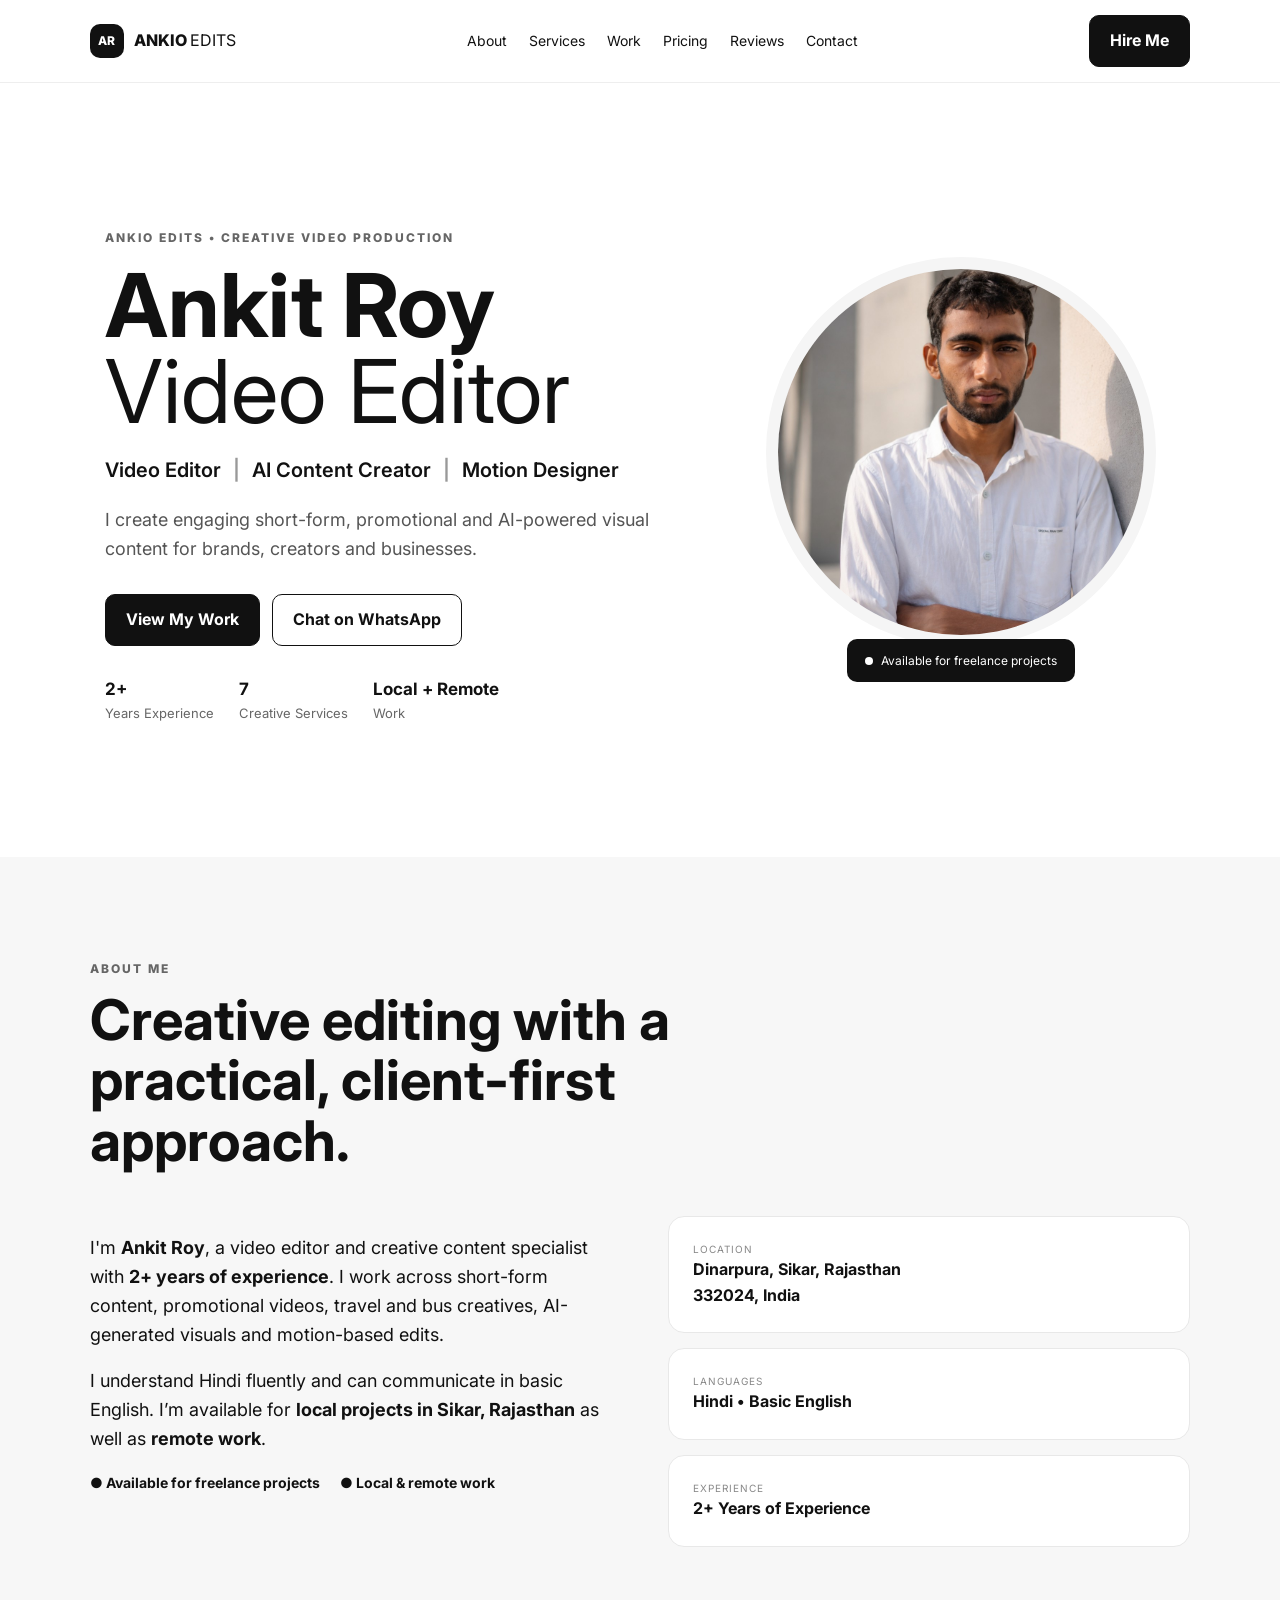
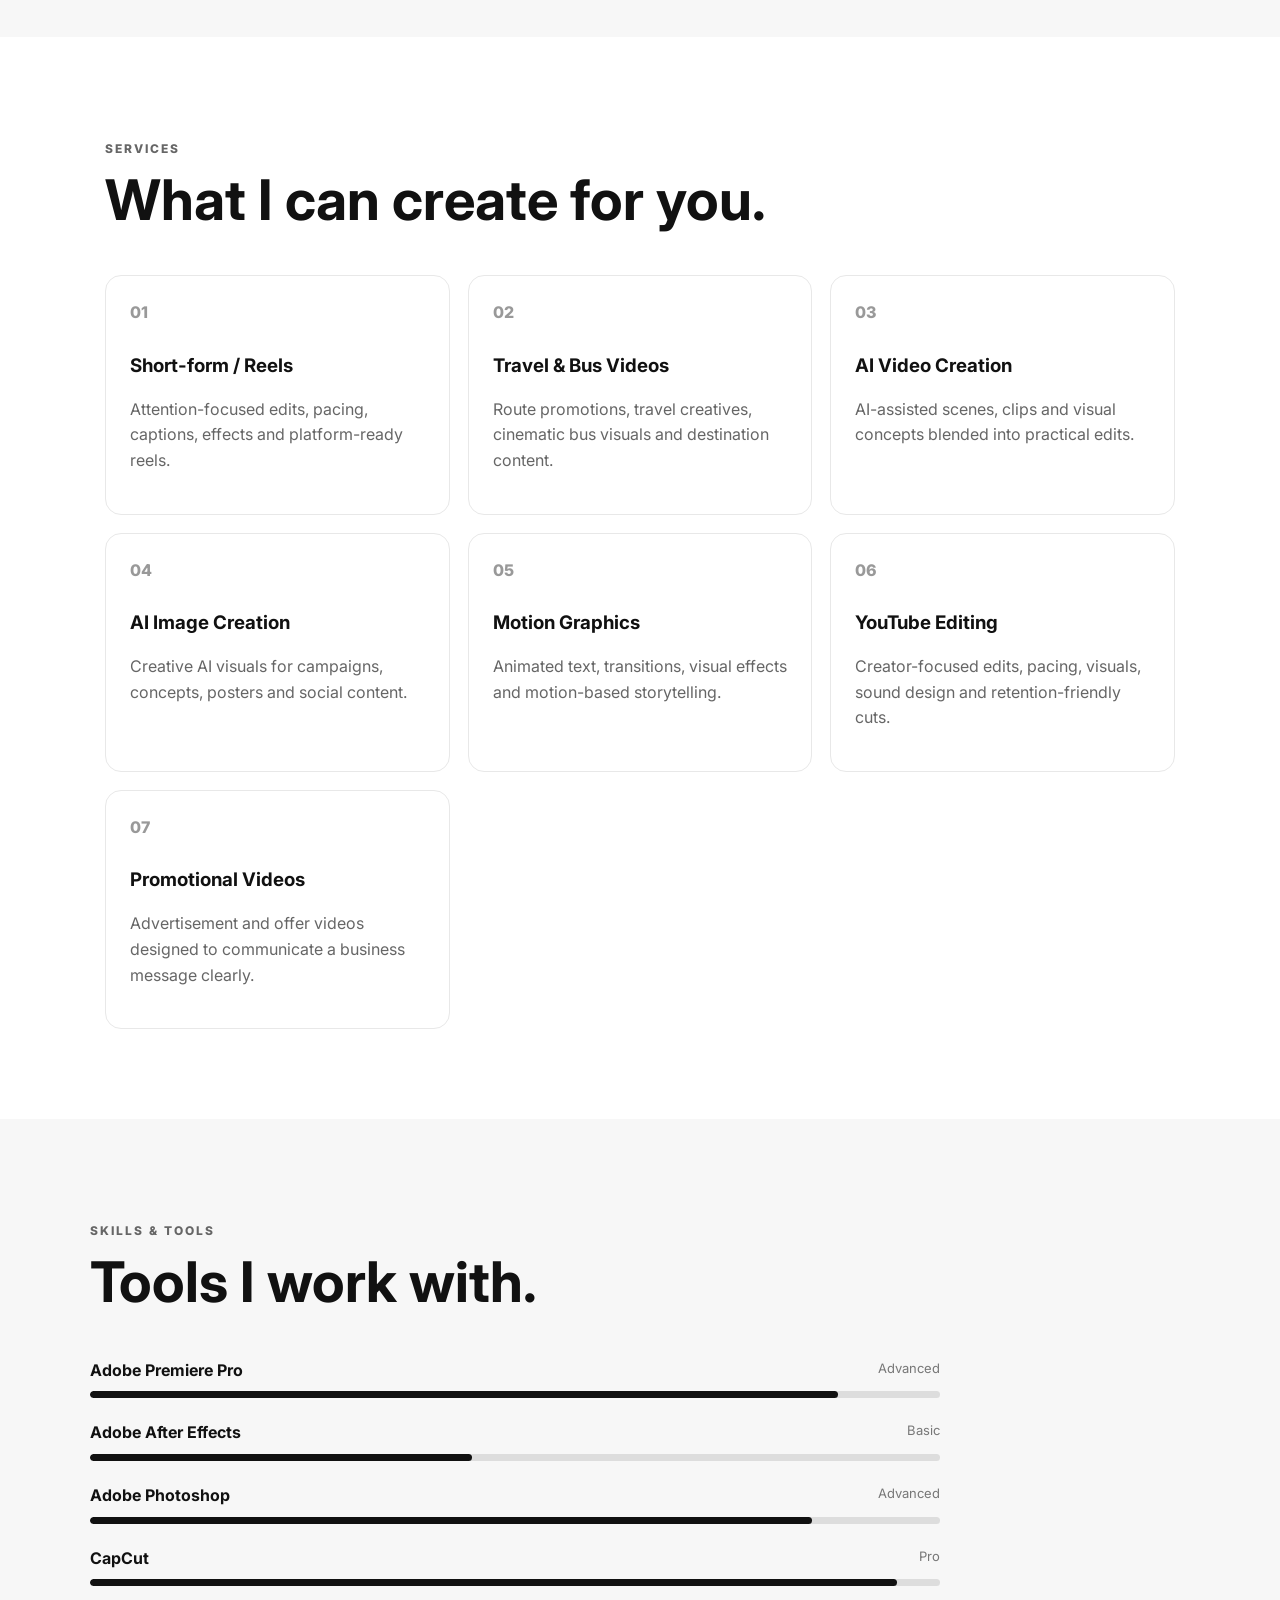
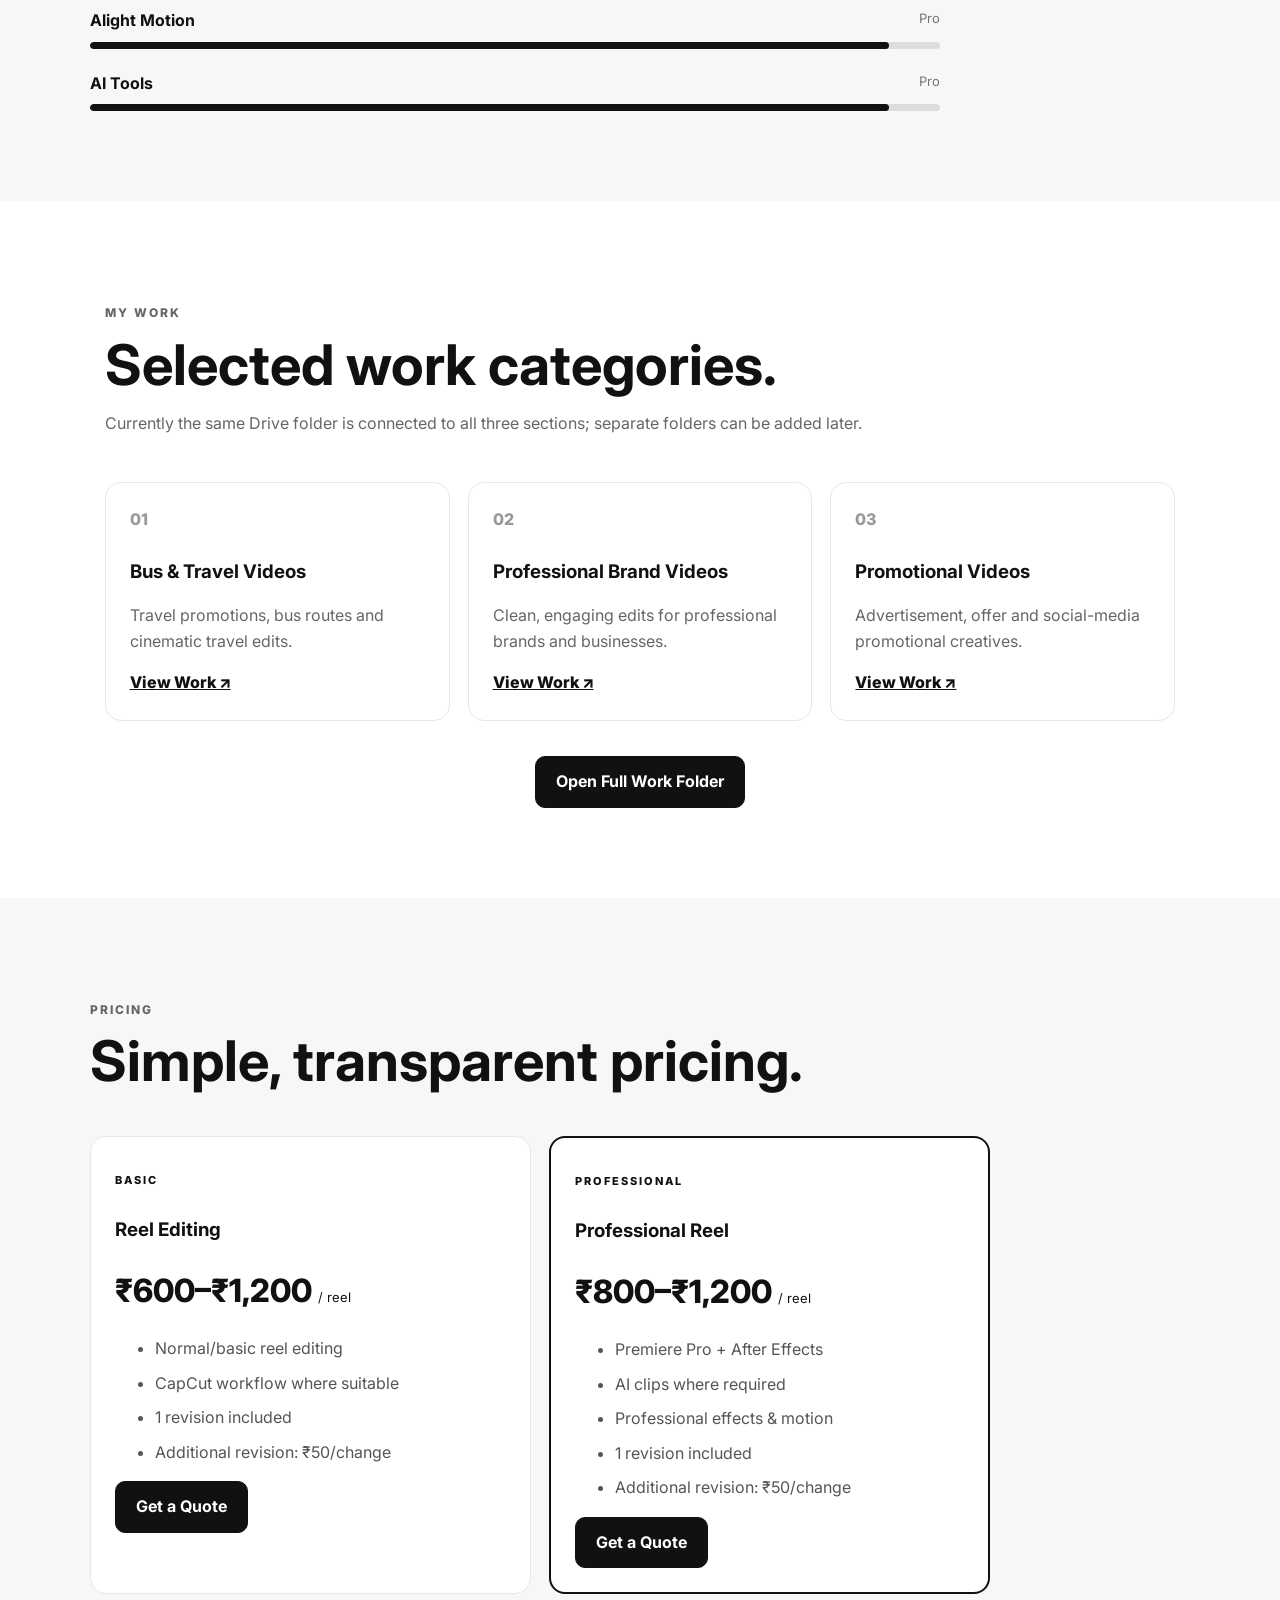
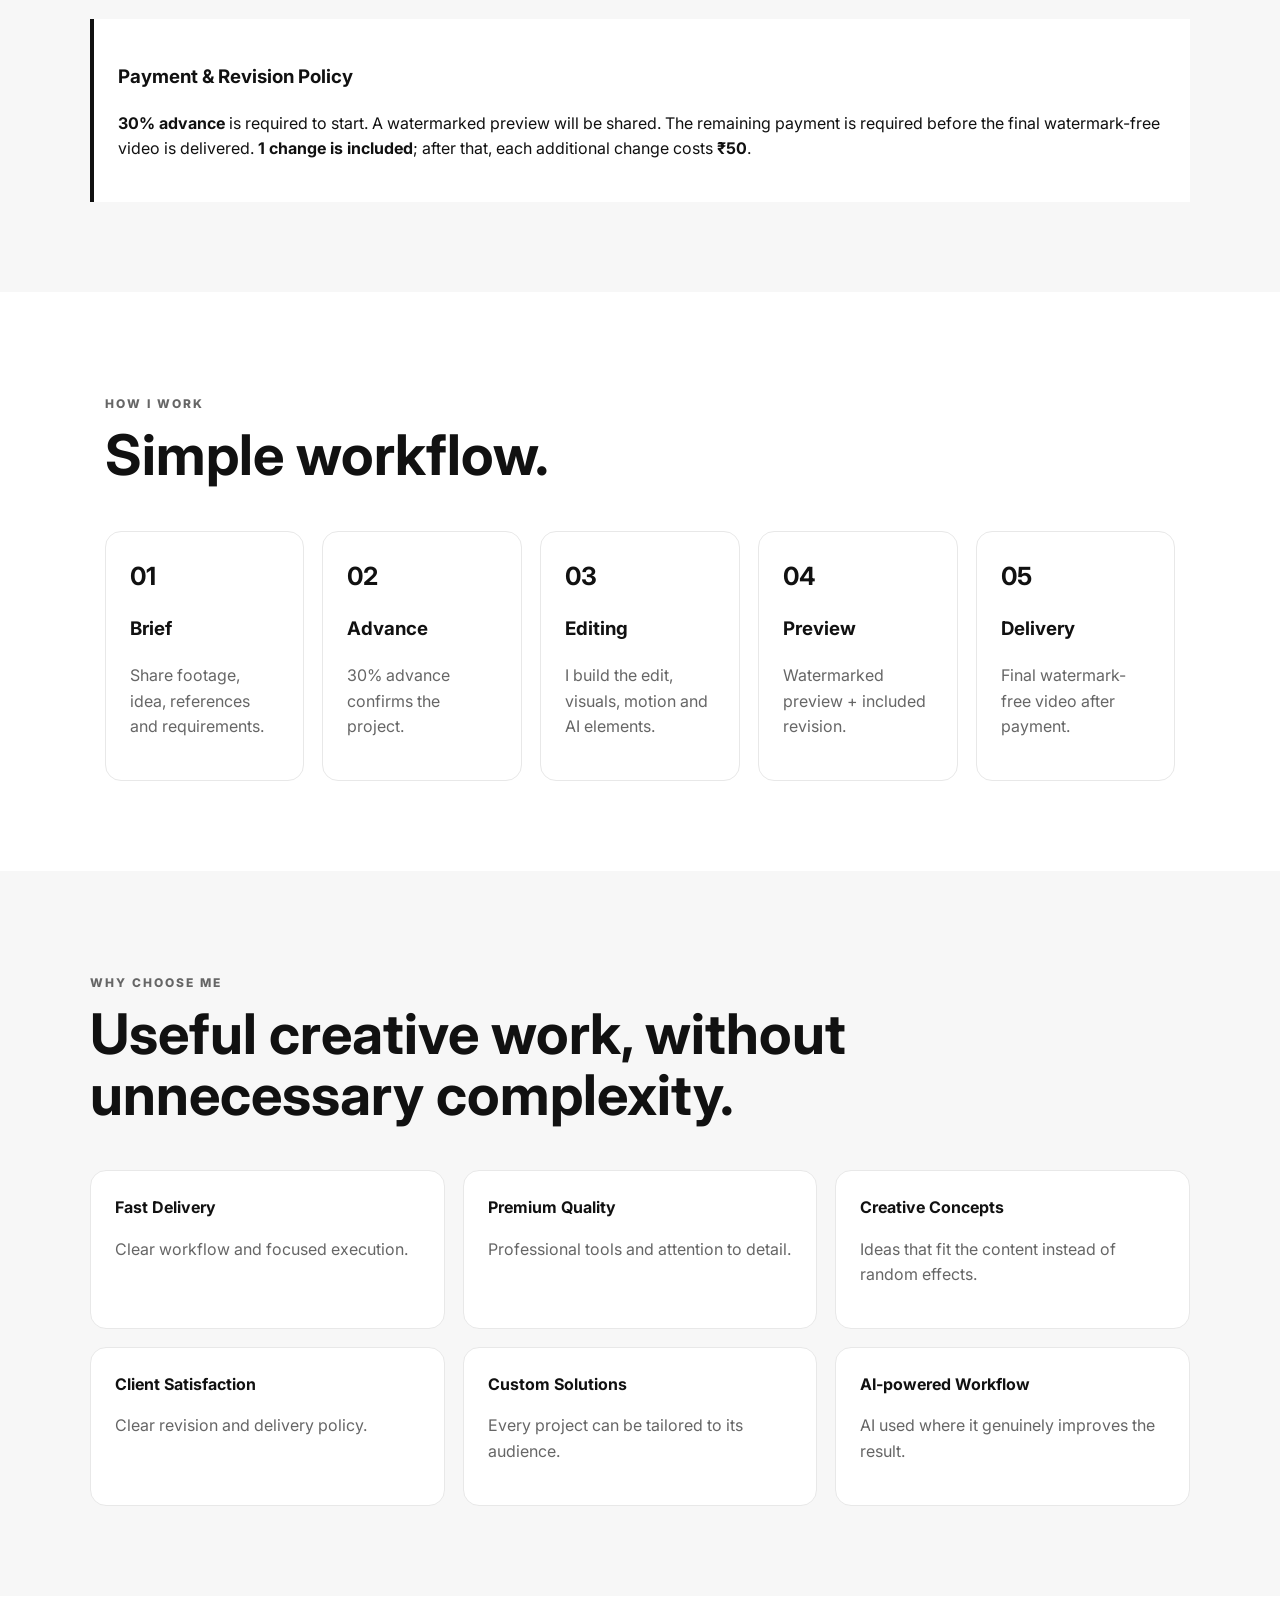
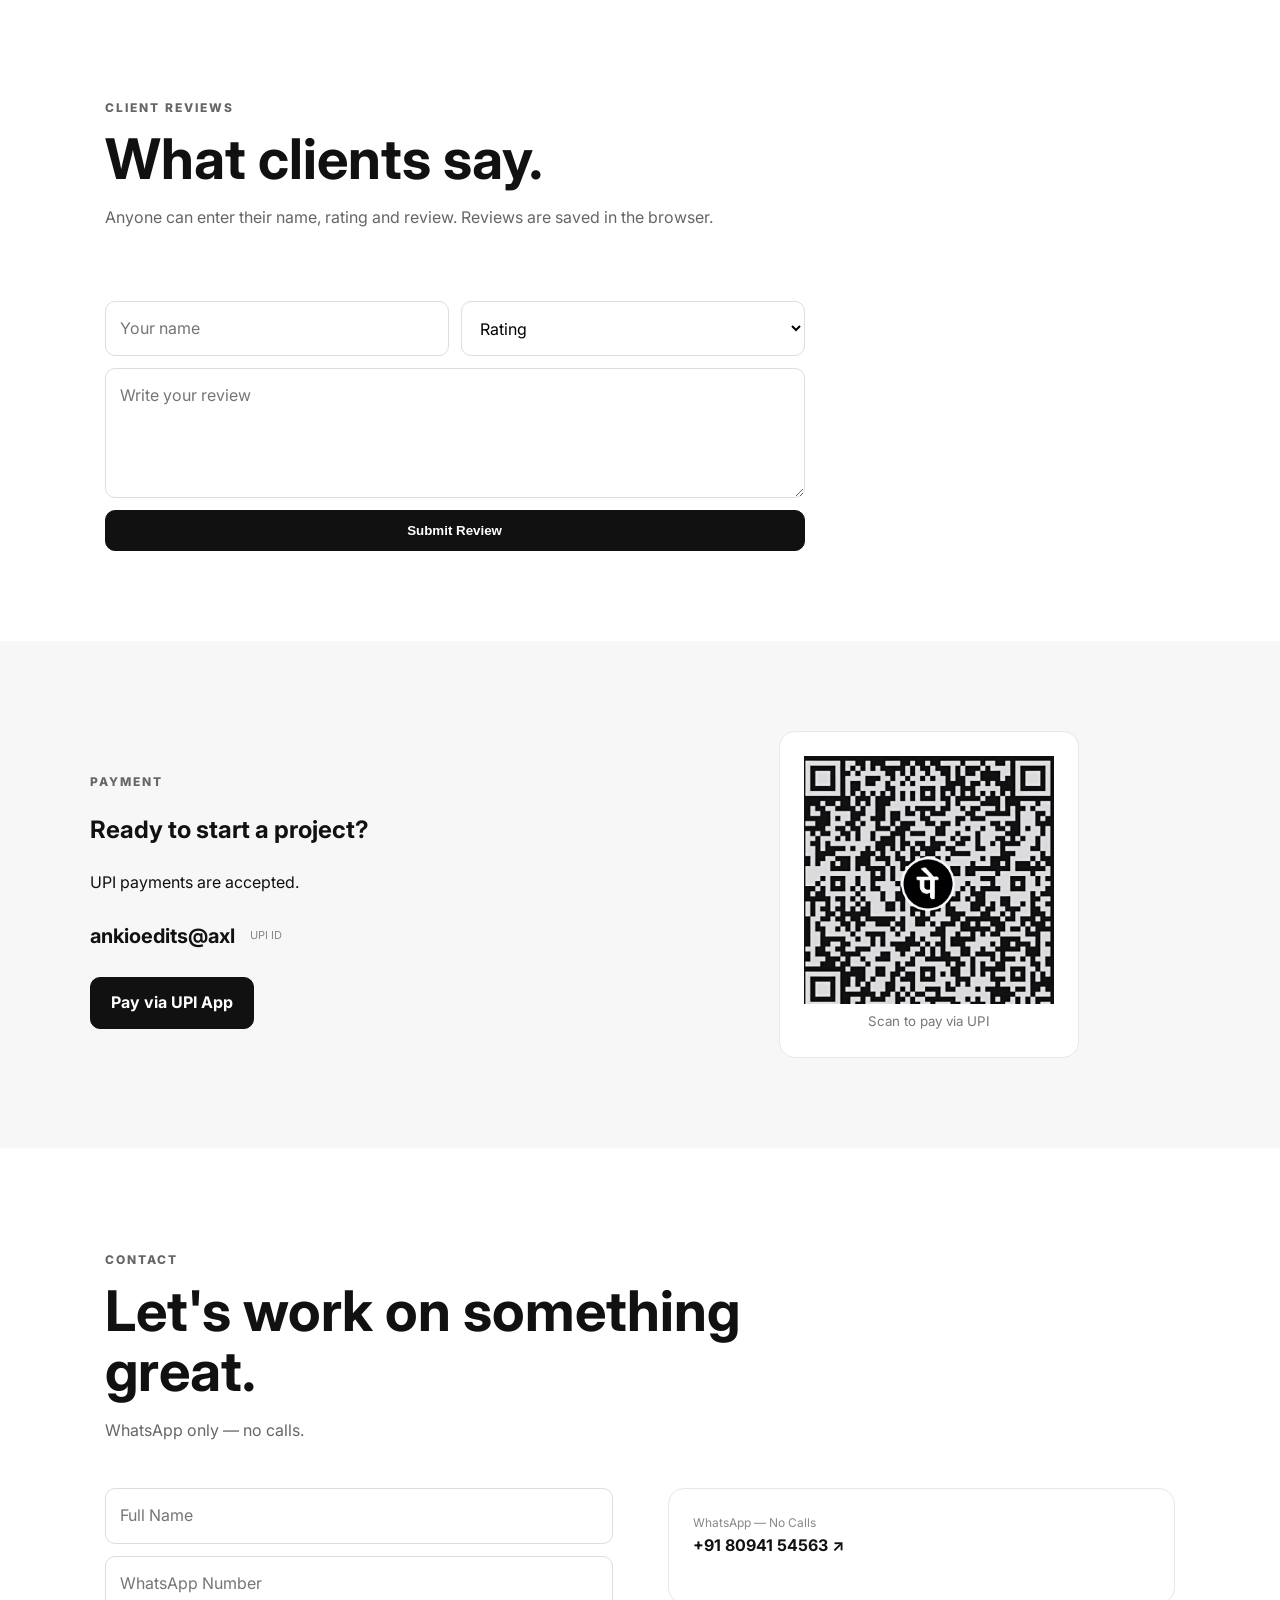
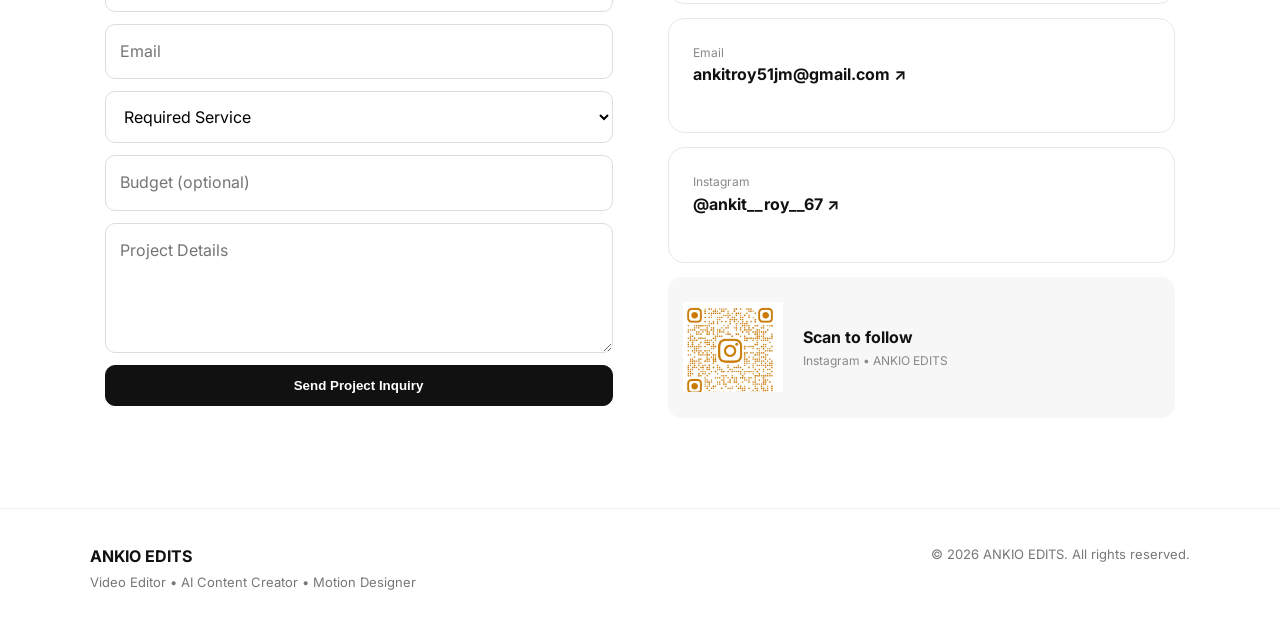
<file: index.html>
<!DOCTYPE html>
<html lang="en">
<head>
<meta charset="UTF-8">
<meta name="viewport" content="width=device-width,initial-scale=1.0">
<meta name="description" content="ANKIO EDITS — Ankit Roy | Video Editor, AI Content Creator & Motion Designer">
<title>ANKIO EDITS — Ankit Roy</title>
<link rel="preconnect" href="https://fonts.googleapis.com">
<link href="https://fonts.googleapis.com/css2?family=Inter:wght@400;500;600;700;800&display=swap" rel="stylesheet">
<style>
*{box-sizing:border-box}html{scroll-behavior:smooth}body{margin:0;font-family:Inter,Arial,sans-serif;color:#111;background:#fff;line-height:1.6}
a{text-decoration:none;color:inherit}.nav{position:sticky;top:0;z-index:20;display:flex;align-items:center;justify-content:space-between;padding:15px 7%;background:rgba(255,255,255,.94);backdrop-filter:blur(12px);border-bottom:1px solid #eee}.brand{display:flex;gap:10px;align-items:center;font-weight:800}.brand b{font-weight:400}.brand-mark{display:grid;place-items:center;width:34px;height:34px;border-radius:10px;background:#111;color:#fff;font-size:12px}.nav nav{display:flex;gap:22px;font-size:14px}.btn{display:inline-block;padding:12px 20px;border-radius:10px;font-weight:700;border:1px solid #111}.btn-dark{background:#111;color:#fff}.btn-light{background:#fff}.section{padding:90px 7%;max-width:1250px;margin:auto}.soft{background:#f7f7f7;max-width:none}.hero{min-height:86vh;display:grid;grid-template-columns:1.15fr .85fr;gap:60px;align-items:center}.eyebrow{font-size:12px;letter-spacing:2px;font-weight:800;color:#666}.hero h1{font-size:clamp(48px,7vw,88px);line-height:.98;margin:15px 0}.hero h1 span{font-weight:400}.headline{font-size:20px;font-weight:600}.headline i{font-style:normal;color:#999;margin:0 7px}.lead{font-size:18px;color:#555;max-width:650px}.actions{display:flex;gap:12px;flex-wrap:wrap;margin:30px 0}.mini-stats{display:flex;gap:25px;flex-wrap:wrap;color:#666;font-size:13px}.mini-stats strong{display:block;color:#111;font-size:17px}.hero-photo{text-align:center}.photo-ring{width:min(390px,80vw);height:min(390px,80vw);margin:auto;border-radius:50%;background:#eee;overflow:hidden;border:12px solid #f5f5f5}.photo-ring img{width:100%;height:100%;object-fit:cover}.floating-card{display:inline-block;margin-top:-20px;position:relative;background:#111;color:#fff;padding:12px 18px;border-radius:10px;font-size:12px}.dot{display:inline-block;width:8px;height:8px;border-radius:50%;background:#fff;margin-right:8px}.section-head{max-width:760px;margin-bottom:45px}.section-head h2{font-size:clamp(32px,5vw,56px);line-height:1.08;margin:10px 0}.section-head p:not(.eyebrow){color:#666}.about-grid,.payment-grid,.contact-grid{display:grid;grid-template-columns:1fr 1fr;gap:55px}.about-copy{font-size:18px}.availability{display:flex;gap:20px;flex-wrap:wrap;font-size:14px;font-weight:700}.facts{display:grid;gap:15px}.facts>div,.card,.work-card,.price-card,.why-card,.step,.review,.contact-item,.qr-card{background:#fff;border:1px solid #e8e8e8;border-radius:16px;padding:24px}.facts small{display:block;color:#888;letter-spacing:1px;font-size:10px}.cards,.work-grid,.why,.process,.pricing-grid{display:grid;grid-template-columns:repeat(3,1fr);gap:18px}.card span,.work-number{font-weight:800;color:#999}.card h3,.work-card h3,.price-card h3{margin:25px 0 8px}.card p,.work-card p,.why-card p,.step p{color:#666}.skills{max-width:850px;display:grid;gap:22px}.skill>div:first-child{display:flex;justify-content:space-between}.skill span{color:#777;font-size:13px}.bar{height:7px;background:#ddd;border-radius:99px;margin-top:8px;overflow:hidden}.bar i{display:block;height:100%;background:#111;border-radius:99px}.text-link{font-weight:800;text-decoration:underline}.center{text-align:center;margin-top:35px}.pricing-grid{grid-template-columns:repeat(2,1fr);max-width:900px}.price-card.featured{border:2px solid #111}.tag{font-size:11px;letter-spacing:2px;font-weight:800}.price{font-size:32px;font-weight:800;margin:20px 0}.price small{font-size:13px;font-weight:400}.price-card li{margin:9px 0;color:#555}.policy{margin-top:25px;padding:24px;border-left:4px solid #111;background:#fff}.process{grid-template-columns:repeat(5,1fr)}.step b{font-size:25px}.why{grid-template-columns:repeat(3,1fr)}.review-list{display:grid;grid-template-columns:repeat(3,1fr);gap:18px;margin-bottom:25px}.stars{letter-spacing:3px}.review-form,.contact-form{display:grid;gap:12px;max-width:700px}.review-form{grid-template-columns:1fr 1fr}.review-form textarea,.review-form button{grid-column:1/-1}input,select,textarea{width:100%;padding:14px;border:1px solid #ddd;border-radius:10px;font:inherit;background:#fff}textarea{min-height:130px;resize:vertical}.payment-grid{align-items:center}.upi{display:flex;gap:15px;align-items:center;margin:25px 0}.upi b{font-size:20px}.upi span{font-size:11px;color:#888}.qr-card{text-align:center;max-width:330px;margin:auto}.qr-card img,.qr-mini img{width:100%;max-width:250px}.qr-card small{display:block;color:#777}.contact-side{display:grid;gap:14px}.contact-item span,.qr-mini span{display:block;color:#888;font-size:12px}.contact-item b{font-size:16px}.qr-mini{display:flex;align-items:center;gap:20px;background:#f7f7f7;padding:15px;border-radius:14px}.qr-mini img{width:100px}.contact-form small{color:#555}footer{padding:35px 7%;border-top:1px solid #eee;display:flex;justify-content:space-between;gap:20px;flex-wrap:wrap}footer span{color:#777;font-size:13px}
@media(max-width:850px){.nav nav{display:none}.hero,.about-grid,.payment-grid,.contact-grid{grid-template-columns:1fr}.hero{padding-top:60px}.cards,.work-grid,.why,.review-list{grid-template-columns:1fr 1fr}.process{grid-template-columns:1fr 1fr}.pricing-grid{grid-template-columns:1fr}}
@media(max-width:550px){.section{padding:65px 5%}.cards,.work-grid,.why,.review-list,.process,.pricing-grid{grid-template-columns:1fr}.nav{padding:12px 5%}.nav-btn{display:none}.hero h1{font-size:54px}.review-form{grid-template-columns:1fr}.review-form textarea,.review-form button{grid-column:auto}}
</style>
</head>
<body>
<audio id="bgMusic" loop preload="auto"><source src="./background.mp3" type="audio/mpeg"></audio>

<header class="nav">
<a class="brand" href="#home"><span class="brand-mark">AR</span><span>ANKIO <b>EDITS</b></span></a>
<nav><a href="#about">About</a><a href="#services">Services</a><a href="#work">Work</a><a href="#pricing">Pricing</a><a href="#reviews">Reviews</a><a href="#contact">Contact</a></nav>
<a class="btn btn-dark nav-btn" href="https://wa.me/918094154563" target="_blank">Hire Me</a>
</header>

<section id="home" class="hero section">
<div>
<p class="eyebrow">ANKIO EDITS • CREATIVE VIDEO PRODUCTION</p>
<h1>Ankit Roy<br><span>Video Editor</span></h1>
<p class="headline">Video Editor <i>|</i> AI Content Creator <i>|</i> Motion Designer</p>
<p class="lead">I create engaging short-form, promotional and AI-powered visual content for brands, creators and businesses.</p>
<div class="actions"><a class="btn btn-dark" href="#work">View My Work</a><a class="btn btn-light" href="https://wa.me/918094154563?text=Hi%20Ankit%2C%20I%20want%20to%20hire%20you." target="_blank">Chat on WhatsApp</a></div>
<div class="mini-stats"><span><strong>2+</strong> Years Experience</span><span><strong>7</strong> Creative Services</span><span><strong>Local + Remote</strong> Work</span></div>
</div>
<div class="hero-photo"><div class="photo-ring"><img src="profile.png" alt="ANKIO EDITS"></div><div class="floating-card"><span class="dot"></span>Available for freelance projects</div></div>
</section>

<section id="about" class="section soft"><div class="section-head"><p class="eyebrow">ABOUT ME</p><h2>Creative editing with a practical, client-first approach.</h2></div><div class="about-grid"><div class="about-copy"><p>I'm <b>Ankit Roy</b>, a video editor and creative content specialist with <b>2+ years of experience</b>. I work across short-form content, promotional videos, travel and bus creatives, AI-generated visuals and motion-based edits.</p><p>I understand Hindi fluently and can communicate in basic English. I’m available for <b>local projects in Sikar, Rajasthan</b> as well as <b>remote work</b>.</p><div class="availability"><span>● Available for freelance projects</span><span>● Local & remote work</span></div></div><div class="facts"><div><small>LOCATION</small><b>Dinarpura, Sikar, Rajasthan<br>332024, India</b></div><div><small>LANGUAGES</small><b>Hindi • Basic English</b></div><div><small>EXPERIENCE</small><b>2+ Years of Experience</b></div></div></div></section>

<section id="services" class="section"><div class="section-head"><p class="eyebrow">SERVICES</p><h2>What I can create for you.</h2></div><div class="cards">
<div class="card"><span>01</span><h3>Short-form / Reels</h3><p>Attention-focused edits, pacing, captions, effects and platform-ready reels.</p></div>
<div class="card"><span>02</span><h3>Travel & Bus Videos</h3><p>Route promotions, travel creatives, cinematic bus visuals and destination content.</p></div>
<div class="card"><span>03</span><h3>AI Video Creation</h3><p>AI-assisted scenes, clips and visual concepts blended into practical edits.</p></div>
<div class="card"><span>04</span><h3>AI Image Creation</h3><p>Creative AI visuals for campaigns, concepts, posters and social content.</p></div>
<div class="card"><span>05</span><h3>Motion Graphics</h3><p>Animated text, transitions, visual effects and motion-based storytelling.</p></div>
<div class="card"><span>06</span><h3>YouTube Editing</h3><p>Creator-focused edits, pacing, visuals, sound design and retention-friendly cuts.</p></div>
<div class="card"><span>07</span><h3>Promotional Videos</h3><p>Advertisement and offer videos designed to communicate a business message clearly.</p></div>
</div></section>

<section id="skills" class="section soft"><div class="section-head"><p class="eyebrow">SKILLS & TOOLS</p><h2>Tools I work with.</h2></div><div class="skills">
<div class="skill"><div><b>Adobe Premiere Pro</b><span>Advanced</span></div><div class="bar"><i style="width:88%"></i></div></div>
<div class="skill"><div><b>Adobe After Effects</b><span>Basic</span></div><div class="bar"><i style="width:45%"></i></div></div>
<div class="skill"><div><b>Adobe Photoshop</b><span>Advanced</span></div><div class="bar"><i style="width:85%"></i></div></div>
<div class="skill"><div><b>CapCut</b><span>Pro</span></div><div class="bar"><i style="width:95%"></i></div></div>
<div class="skill"><div><b>Alight Motion</b><span>Pro</span></div><div class="bar"><i style="width:94%"></i></div></div>
<div class="skill"><div><b>AI Tools</b><span>Pro</span></div><div class="bar"><i style="width:94%"></i></div></div>
</div></section>

<section id="work" class="section"><div class="section-head"><p class="eyebrow">MY WORK</p><h2>Selected work categories.</h2><p>Currently the same Drive folder is connected to all three sections; separate folders can be added later.</p></div><div class="work-grid">
<div class="work-card"><div class="work-number">01</div><h3>Bus & Travel Videos</h3><p>Travel promotions, bus routes and cinematic travel edits.</p><a class="text-link" href="https://drive.google.com/drive/folders/1QheILWWbwtCmF_2uF_xJXzWu7FkPVRV8" target="_blank">View Work ↗</a></div>
<div class="work-card"><div class="work-number">02</div><h3>Professional Brand Videos</h3><p>Clean, engaging edits for professional brands and businesses.</p><a class="text-link" href="https://drive.google.com/drive/folders/1QheILWWbwtCmF_2uF_xJXzWu7FkPVRV8" target="_blank">View Work ↗</a></div>
<div class="work-card"><div class="work-number">03</div><h3>Promotional Videos</h3><p>Advertisement, offer and social-media promotional creatives.</p><a class="text-link" href="https://drive.google.com/drive/folders/1QheILWWbwtCmF_2uF_xJXzWu7FkPVRV8" target="_blank">View Work ↗</a></div>
</div><div class="center"><a class="btn btn-dark" href="https://drive.google.com/drive/folders/1QheILWWbwtCmF_2uF_xJXzWu7FkPVRV8" target="_blank">Open Full Work Folder</a></div></section>

<section id="pricing" class="section soft"><div class="section-head"><p class="eyebrow">PRICING</p><h2>Simple, transparent pricing.</h2></div><div class="pricing-grid">
<div class="price-card"><p class="tag">BASIC</p><h3>Reel Editing</h3><div class="price">₹600–₹1,200 <small>/ reel</small></div><ul><li>Normal/basic reel editing</li><li>CapCut workflow where suitable</li><li>1 revision included</li><li>Additional revision: ₹50/change</li></ul><a class="btn btn-dark" href="#contact">Get a Quote</a></div>
<div class="price-card featured"><p class="tag">PROFESSIONAL</p><h3>Professional Reel</h3><div class="price">₹800–₹1,200 <small>/ reel</small></div><ul><li>Premiere Pro + After Effects</li><li>AI clips where required</li><li>Professional effects & motion</li><li>1 revision included</li><li>Additional revision: ₹50/change</li></ul><a class="btn btn-dark" href="#contact">Get a Quote</a></div>
</div><div class="policy"><h3>Payment & Revision Policy</h3><p><b>30% advance</b> is required to start. A watermarked preview will be shared. The remaining payment is required before the final watermark-free video is delivered. <b>1 change is included</b>; after that, each additional change costs <b>₹50</b>.</p></div></section>

<section id="process" class="section"><div class="section-head"><p class="eyebrow">HOW I WORK</p><h2>Simple workflow.</h2></div><div class="process">
<div class="step"><b>01</b><h3>Brief</h3><p>Share footage, idea, references and requirements.</p></div><div class="step"><b>02</b><h3>Advance</h3><p>30% advance confirms the project.</p></div><div class="step"><b>03</b><h3>Editing</h3><p>I build the edit, visuals, motion and AI elements.</p></div><div class="step"><b>04</b><h3>Preview</h3><p>Watermarked preview + included revision.</p></div><div class="step"><b>05</b><h3>Delivery</h3><p>Final watermark-free video after payment.</p></div>
</div></section>

<section class="section soft"><div class="section-head"><p class="eyebrow">WHY CHOOSE ME</p><h2>Useful creative work, without unnecessary complexity.</h2></div><div class="why">
<div class="why-card"><b>Fast Delivery</b><p>Clear workflow and focused execution.</p></div><div class="why-card"><b>Premium Quality</b><p>Professional tools and attention to detail.</p></div><div class="why-card"><b>Creative Concepts</b><p>Ideas that fit the content instead of random effects.</p></div><div class="why-card"><b>Client Satisfaction</b><p>Clear revision and delivery policy.</p></div><div class="why-card"><b>Custom Solutions</b><p>Every project can be tailored to its audience.</p></div><div class="why-card"><b>AI-powered Workflow</b><p>AI used where it genuinely improves the result.</p></div>
</div></section>

<section id="reviews" class="section"><div class="section-head"><p class="eyebrow">CLIENT REVIEWS</p><h2>What clients say.</h2><p>Anyone can enter their name, rating and review. Reviews are saved in the browser.</p></div><div id="reviewList" class="review-list"></div><form id="reviewForm" class="review-form"><input id="reviewName" required placeholder="Your name"><select id="reviewStars" required><option value="">Rating</option><option value="5">★★★★★ — 5</option><option value="4">★★★★☆ — 4</option><option value="3">★★★☆☆ — 3</option><option value="2">★★☆☆☆ — 2</option><option value="1">★☆☆☆☆ — 1</option></select><textarea id="reviewText" required maxlength="500" placeholder="Write your review"></textarea><button class="btn btn-dark" type="submit">Submit Review</button></form></section>

<section id="payment" class="section soft"><div class="payment-grid"><div><p class="eyebrow">PAYMENT</p><h2>Ready to start a project?</h2><p>UPI payments are accepted.</p><div class="upi"><b>ankioedits@axl</b><span>UPI ID</span></div><a class="btn btn-dark" href="upi://pay?pa=ankioedits@axl&pn=ANKIO%20EDITS">Pay via UPI App</a></div><div class="qr-card"><img src="ankio-payment-qr.png" alt="ANKIO EDITS UPI QR"><small>Scan to pay via UPI</small></div></div></section>

<section id="contact" class="section"><div class="section-head"><p class="eyebrow">CONTACT</p><h2>Let's work on something great.</h2><p>WhatsApp only — no calls.</p></div><div class="contact-grid"><form id="contactForm" class="contact-form"><input id="name" required placeholder="Full Name"><input id="whatsapp" required placeholder="WhatsApp Number"><input id="email" type="email" required placeholder="Email"><select id="service" required><option value="">Required Service</option><option>Short-form / Reels</option><option>Travel & Bus Video</option><option>AI Video Creation</option><option>AI Image Creation</option><option>Motion Graphics / Animation</option><option>YouTube Video Editing</option><option>Promotional / Advertisement Video</option></select><input id="budget" placeholder="Budget (optional)"><textarea id="details" required placeholder="Project Details"></textarea><button class="btn btn-dark" type="submit">Send Project Inquiry</button><small id="formNote"></small></form><aside class="contact-side">
<a class="contact-item" href="https://wa.me/918094154563" target="_blank"><span>WhatsApp — No Calls</span><b>+91 80941 54563 ↗</b></a>
<a class="contact-item" href="mailto:ankitroy51jm@gmail.com"><span>Email</span><b>ankitroy51jm@gmail.com ↗</b></a>
<a class="contact-item" href="https://www.instagram.com/ankit__roy__67/" target="_blank"><span>Instagram</span><b>@ankit__roy__67 ↗</b></a>
<div class="qr-mini"><img src="ankio-instagram-qr.png" alt="Instagram QR"><div><b>Scan to follow</b><span>Instagram • ANKIO EDITS</span></div></div>
</aside></div></section>

<footer><div><b>ANKIO EDITS</b><br><span>Video Editor • AI Content Creator • Motion Designer</span></div><span>© 2026 ANKIO EDITS. All rights reserved.</span></footer>

<script>
const music=document.getElementById('bgMusic');music.volume=.18;
function playMusic(){music.play().catch(()=>{});}
['click','touchstart','pointerdown'].forEach(e=>document.addEventListener(e,playMusic,{once:true,passive:e==='touchstart'}));

const key='ankioEditsReviews';
function esc(s){return s.replace(/[&<>\"']/g,m=>({'&':'&amp;','<':'&lt;','>':'&gt;','\"':'&quot;',\"'\":'&#039;'}[m]));}
function render(){let a=JSON.parse(localStorage.getItem(key)||'[]');document.getElementById('reviewList').innerHTML=a.length?a.map(r=>`<article class="review"><div class="stars">${'★'.repeat(r.stars)}${'☆'.repeat(5-r.stars)}</div><p>${esc(r.text)}</p><small>${esc(r.name)}</small></article>`).join(''):'<div class="review"><div class="stars">★★★★★</div><p>Be the first client to leave a review.</p></div>';}
document.getElementById('reviewForm').addEventListener('submit',e=>{e.preventDefault();let a=JSON.parse(localStorage.getItem(key)||'[]');a.unshift({name:reviewName.value,stars:+reviewStars.value,text:reviewText.value});localStorage.setItem(key,JSON.stringify(a.slice(0,20)));e.target.reset();render();});render();

document.getElementById('contactForm').addEventListener('submit',e=>{e.preventDefault();let msg=`Hi Ankit, I want to discuss a project.%0A%0AName: ${encodeURIComponent(name.value)}%0AWhatsApp: ${encodeURIComponent(whatsapp.value)}%0AEmail: ${encodeURIComponent(email.value)}%0AService: ${encodeURIComponent(service.value)}%0ABudget: ${encodeURIComponent(budget.value||'Not specified')}%0AProject Details: ${encodeURIComponent(details.value)}`;window.open('https://wa.me/918094154563?text='+msg,'_blank');formNote.textContent='WhatsApp message is ready to send.';});
</script>
</body>
</html>
</file>
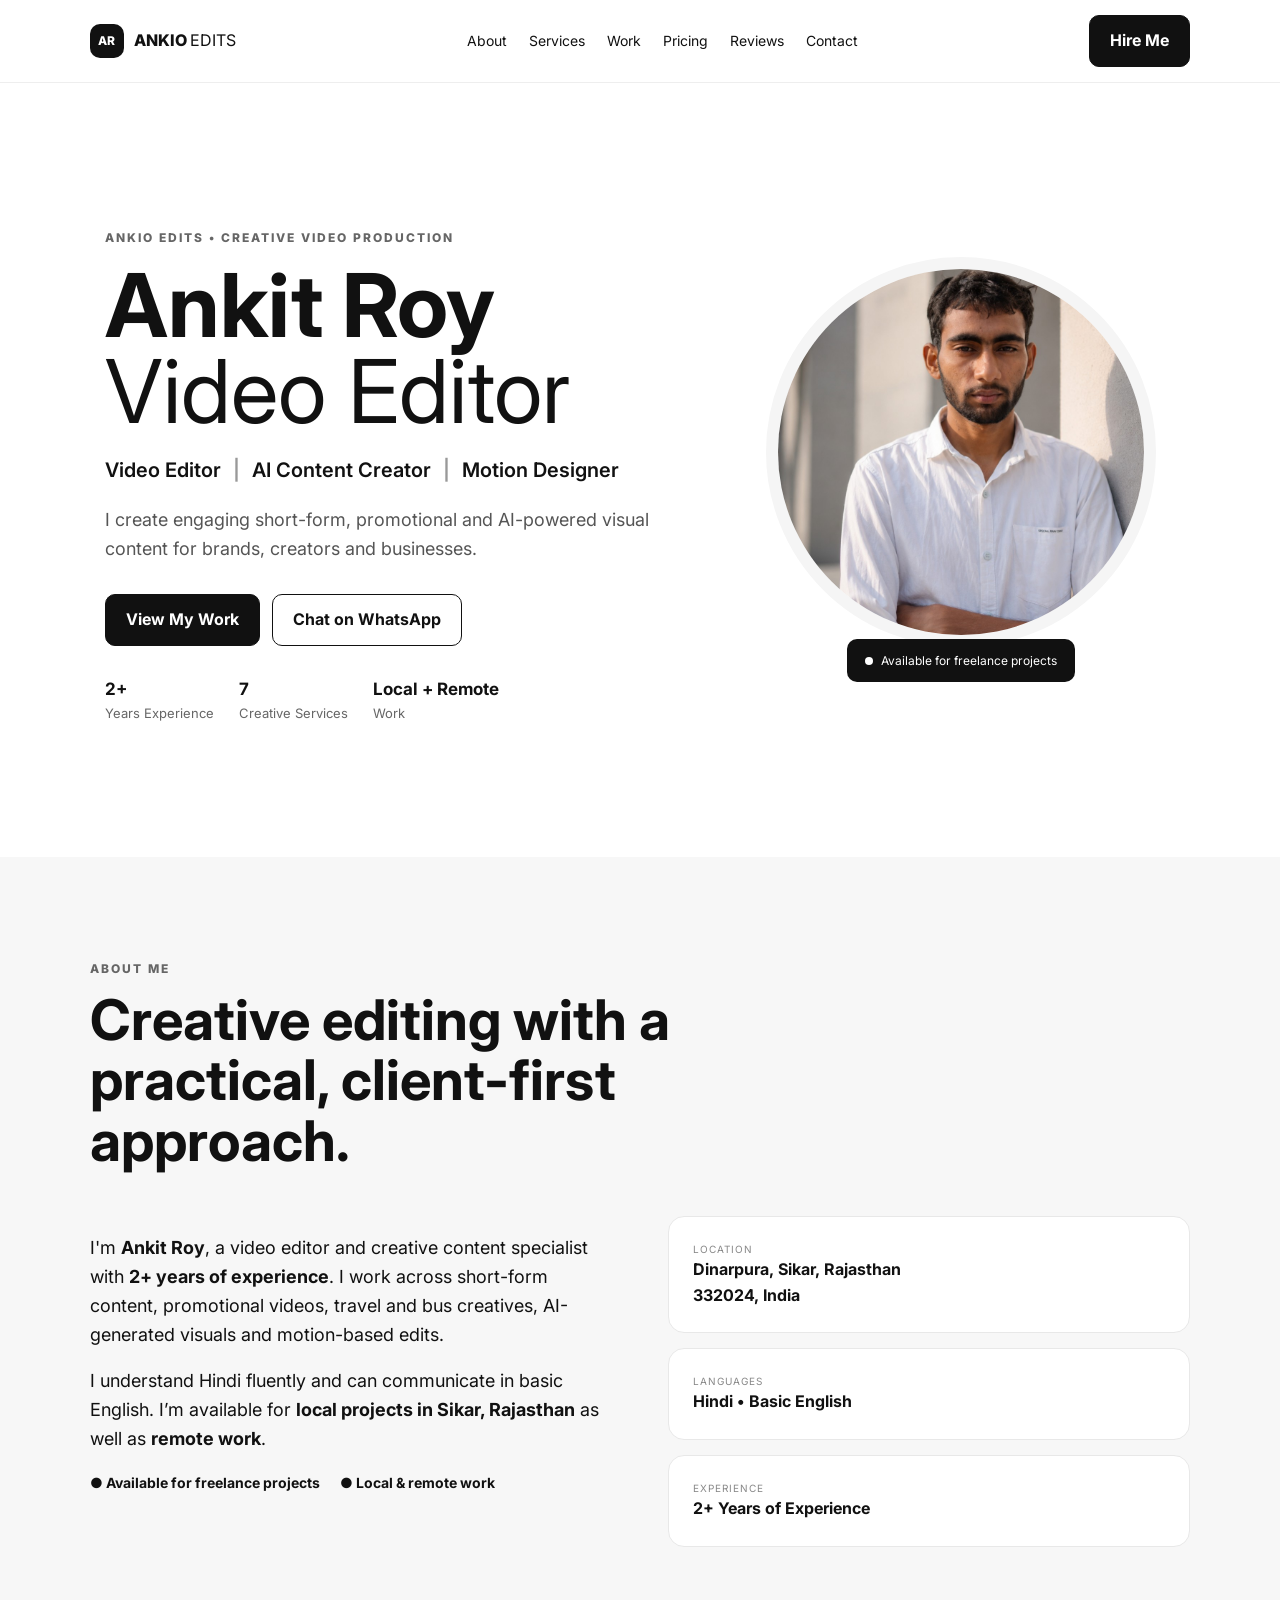
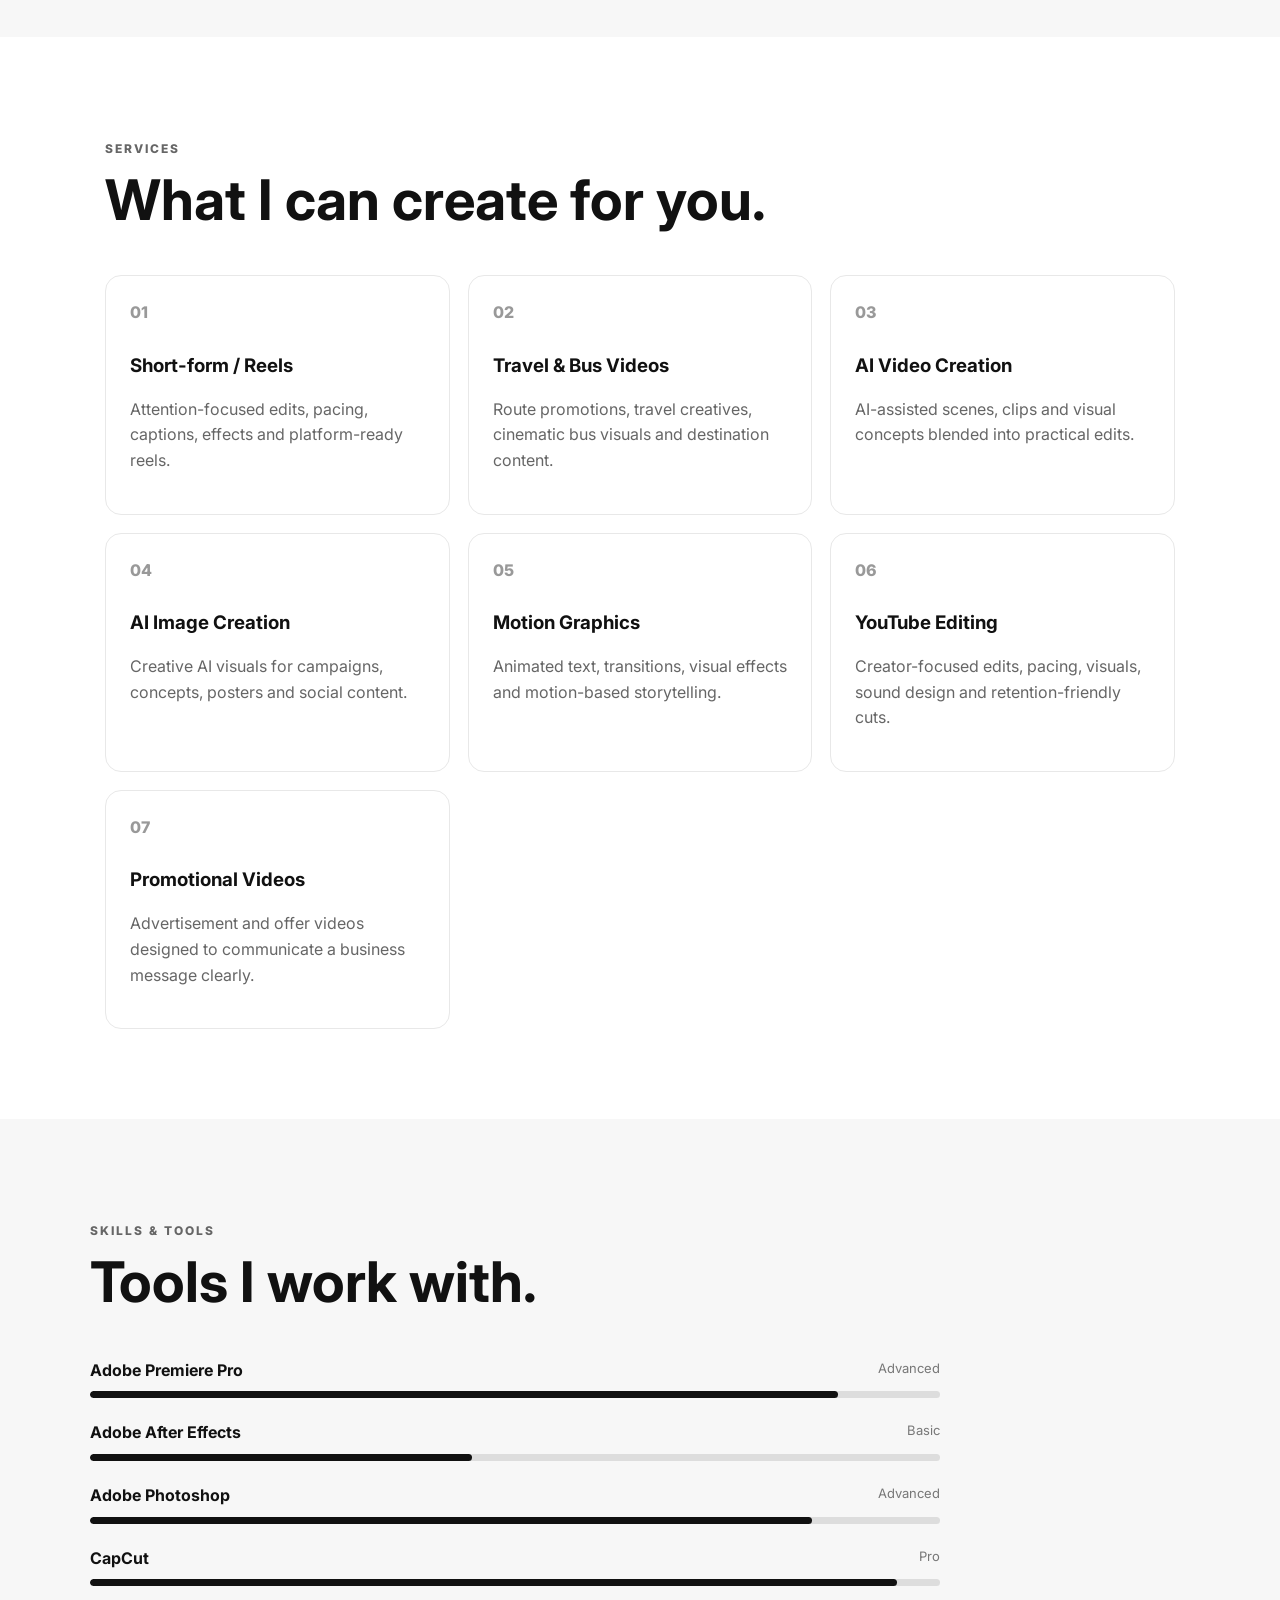
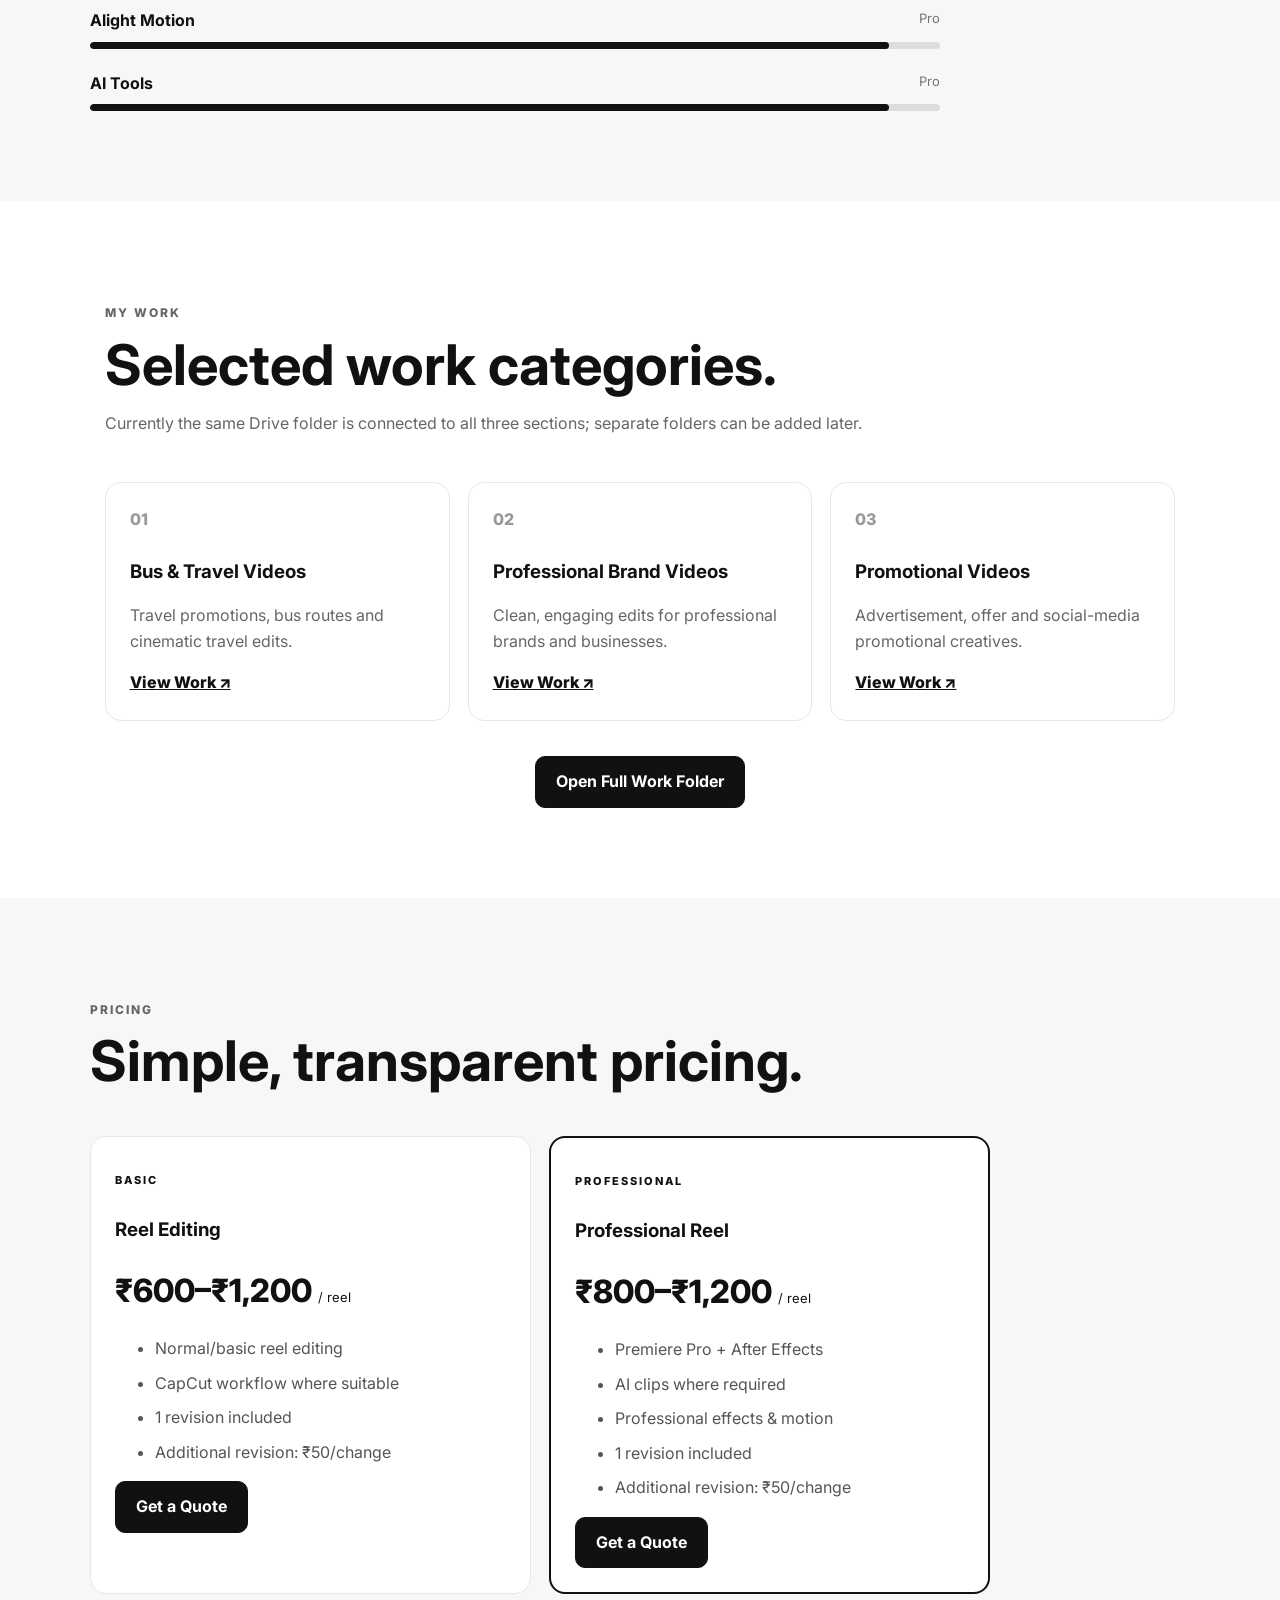
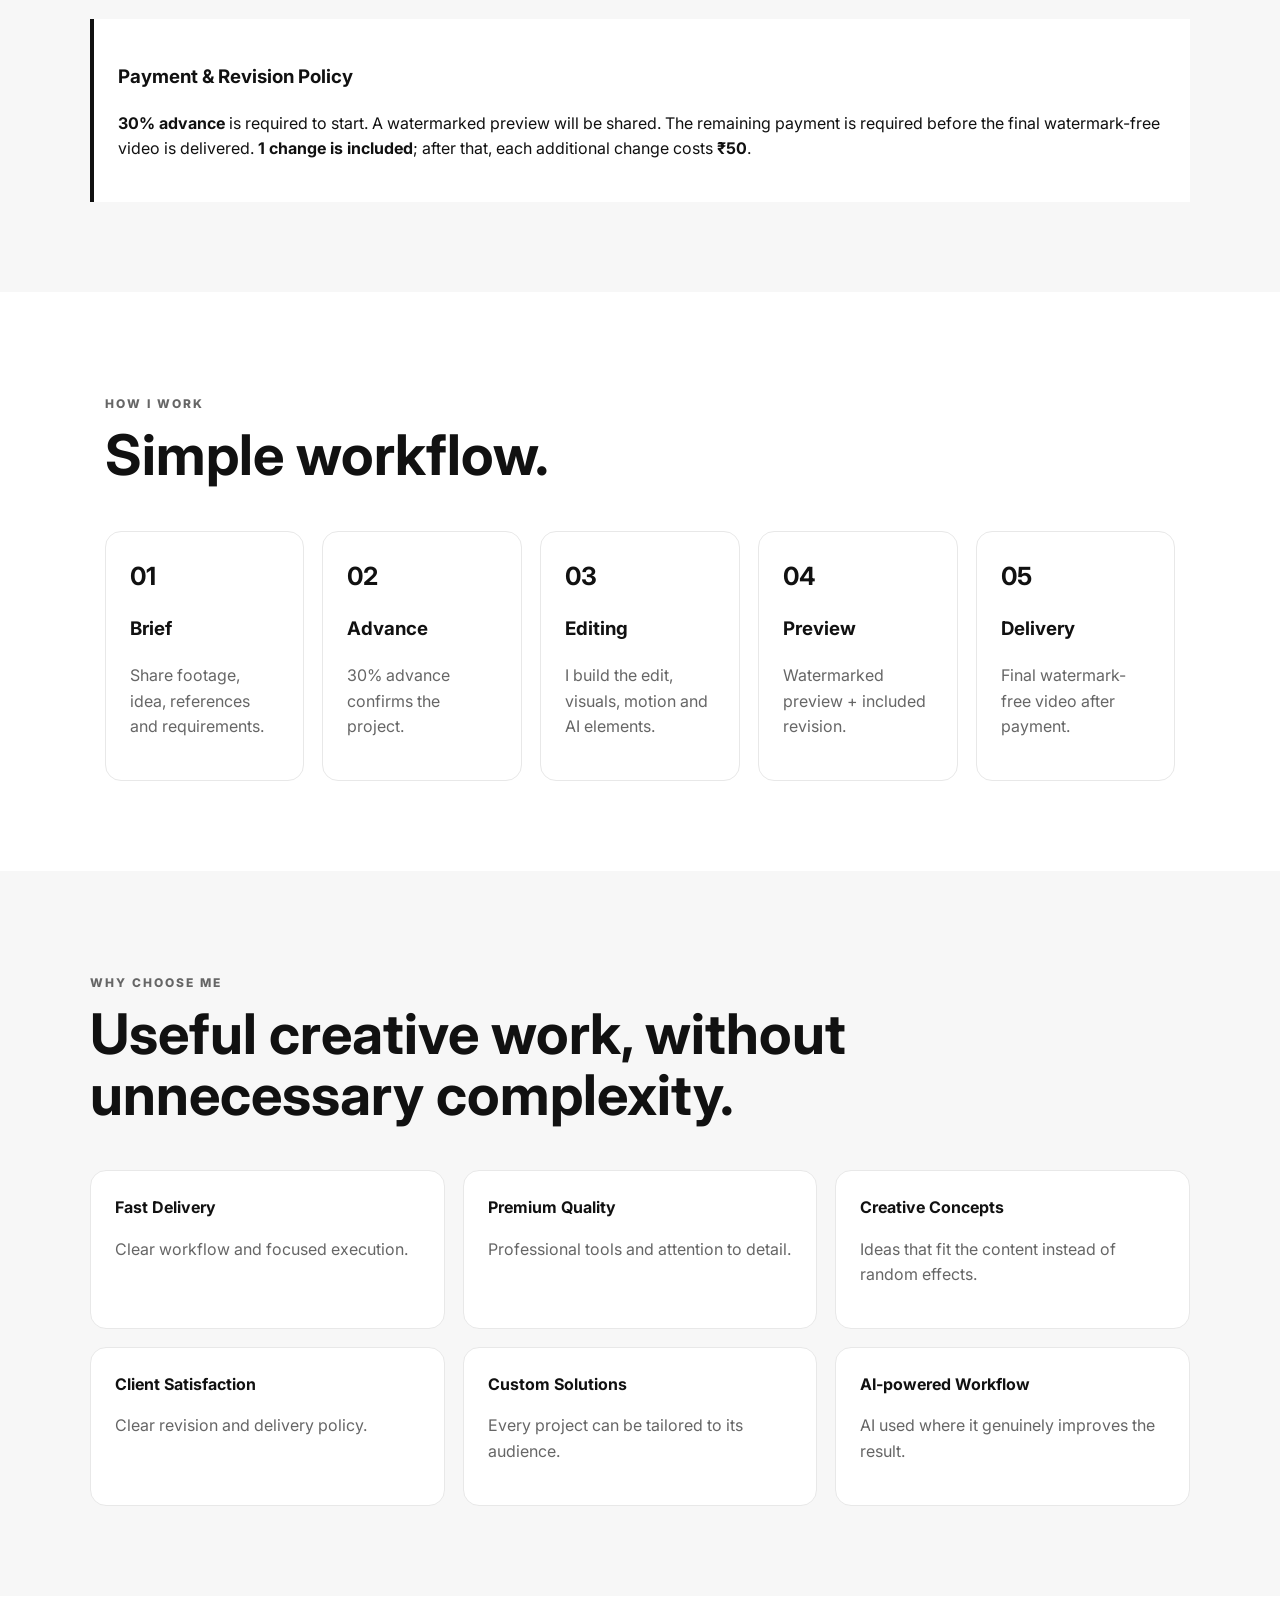
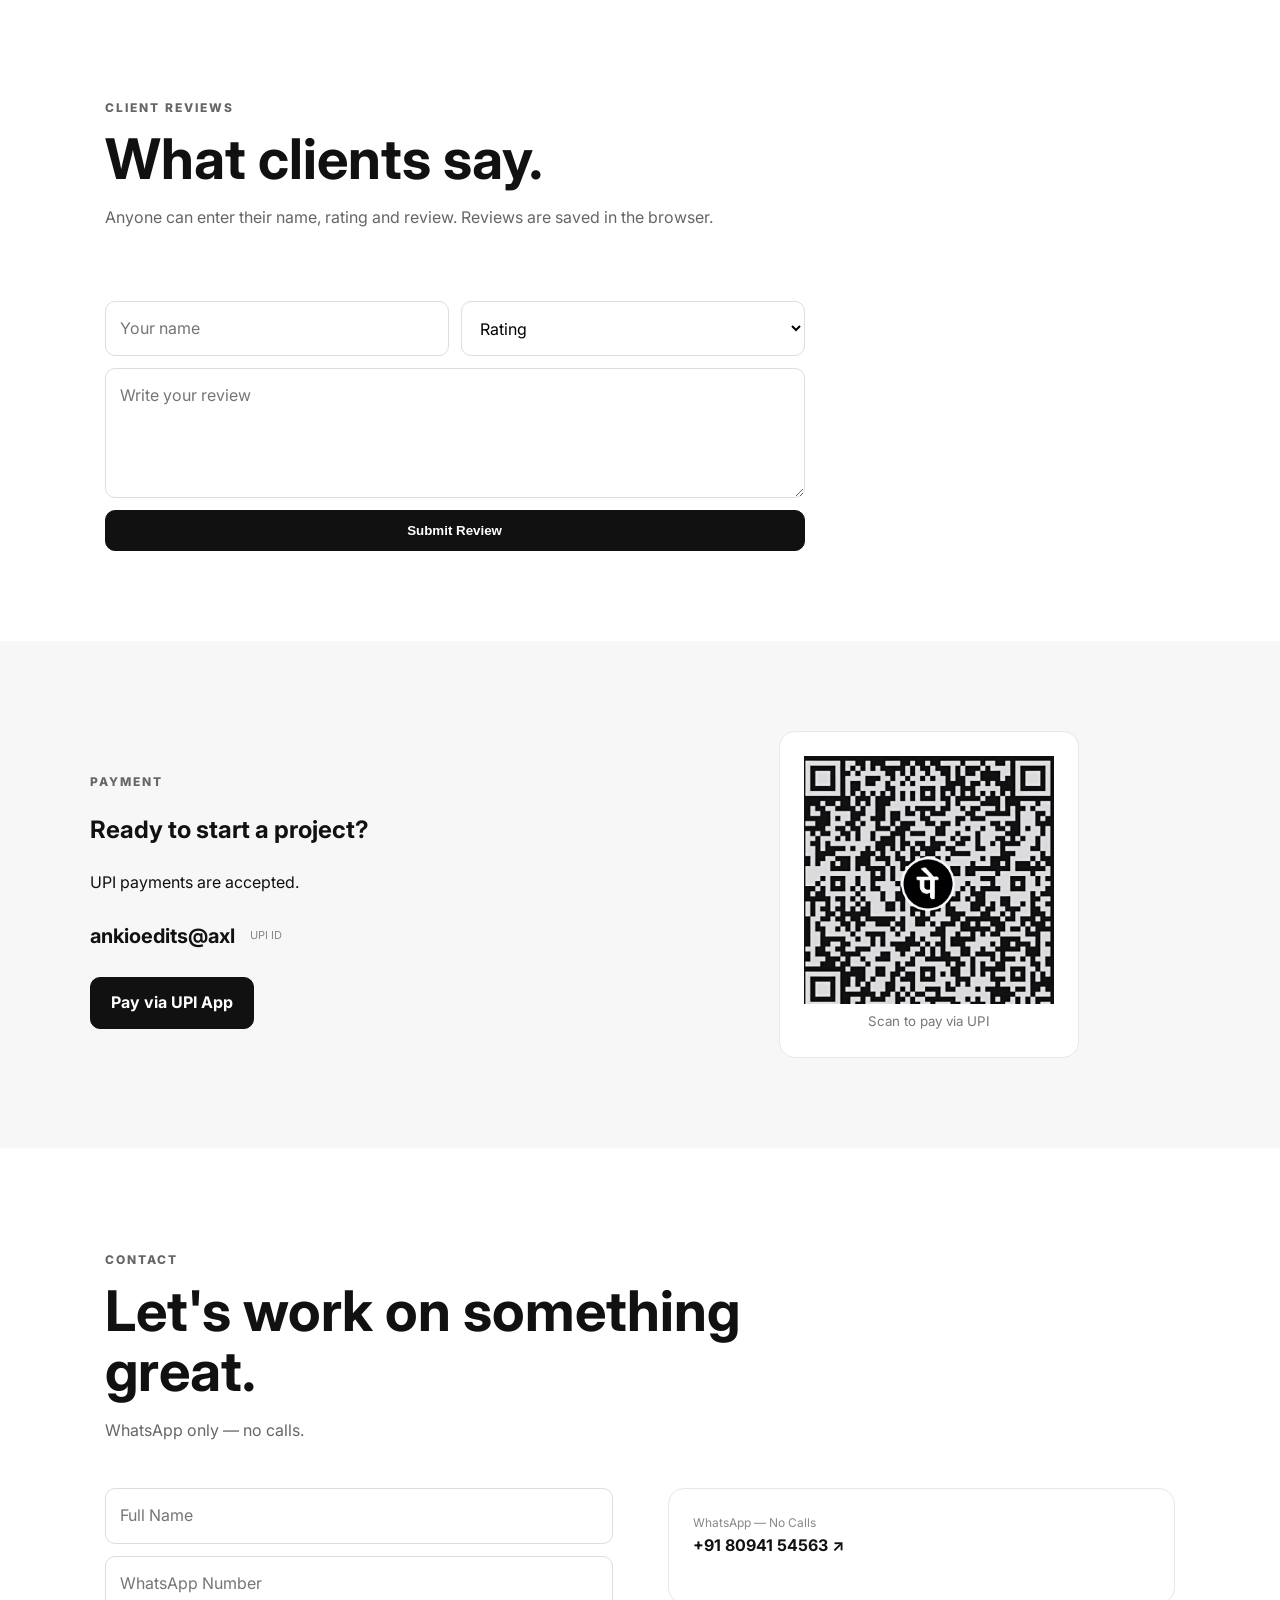
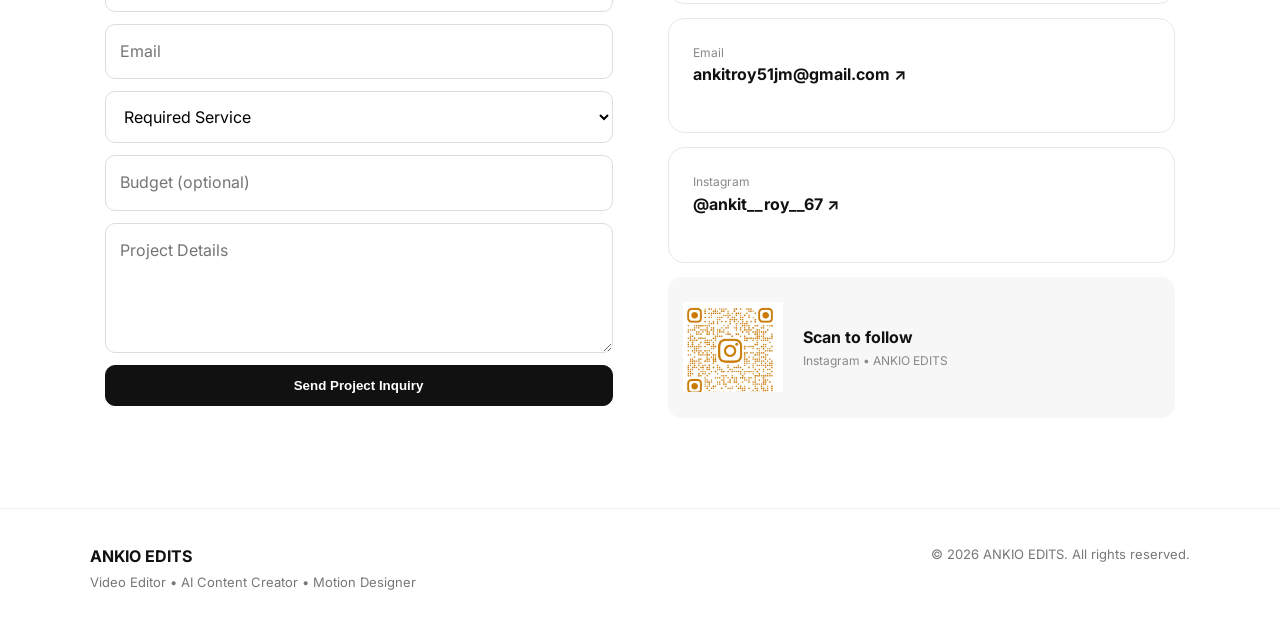
<file: ANKIO-EDITS-index-COMPLETE.html>
<!DOCTYPE html>
<html lang="en">
<head>
<meta charset="UTF-8">
<meta name="viewport" content="width=device-width,initial-scale=1.0">
<meta name="description" content="ANKIO EDITS — Ankit Roy | Video Editor, AI Content Creator & Motion Designer">
<title>ANKIO EDITS — Ankit Roy</title>
<link rel="preconnect" href="https://fonts.googleapis.com">
<link href="https://fonts.googleapis.com/css2?family=Inter:wght@400;500;600;700;800&display=swap" rel="stylesheet">
<style>
*{box-sizing:border-box}html{scroll-behavior:smooth}body{margin:0;font-family:Inter,Arial,sans-serif;color:#111;background:#fff;line-height:1.6}
a{text-decoration:none;color:inherit}.nav{position:sticky;top:0;z-index:20;display:flex;align-items:center;justify-content:space-between;padding:15px 7%;background:rgba(255,255,255,.94);backdrop-filter:blur(12px);border-bottom:1px solid #eee}.brand{display:flex;gap:10px;align-items:center;font-weight:800}.brand b{font-weight:400}.brand-mark{display:grid;place-items:center;width:34px;height:34px;border-radius:10px;background:#111;color:#fff;font-size:12px}.nav nav{display:flex;gap:22px;font-size:14px}.btn{display:inline-block;padding:12px 20px;border-radius:10px;font-weight:700;border:1px solid #111}.btn-dark{background:#111;color:#fff}.btn-light{background:#fff}.section{padding:90px 7%;max-width:1250px;margin:auto}.soft{background:#f7f7f7;max-width:none}.hero{min-height:86vh;display:grid;grid-template-columns:1.15fr .85fr;gap:60px;align-items:center}.eyebrow{font-size:12px;letter-spacing:2px;font-weight:800;color:#666}.hero h1{font-size:clamp(48px,7vw,88px);line-height:.98;margin:15px 0}.hero h1 span{font-weight:400}.headline{font-size:20px;font-weight:600}.headline i{font-style:normal;color:#999;margin:0 7px}.lead{font-size:18px;color:#555;max-width:650px}.actions{display:flex;gap:12px;flex-wrap:wrap;margin:30px 0}.mini-stats{display:flex;gap:25px;flex-wrap:wrap;color:#666;font-size:13px}.mini-stats strong{display:block;color:#111;font-size:17px}.hero-photo{text-align:center}.photo-ring{width:min(390px,80vw);height:min(390px,80vw);margin:auto;border-radius:50%;background:#eee;overflow:hidden;border:12px solid #f5f5f5}.photo-ring img{width:100%;height:100%;object-fit:cover}.floating-card{display:inline-block;margin-top:-20px;position:relative;background:#111;color:#fff;padding:12px 18px;border-radius:10px;font-size:12px}.dot{display:inline-block;width:8px;height:8px;border-radius:50%;background:#fff;margin-right:8px}.section-head{max-width:760px;margin-bottom:45px}.section-head h2{font-size:clamp(32px,5vw,56px);line-height:1.08;margin:10px 0}.section-head p:not(.eyebrow){color:#666}.about-grid,.payment-grid,.contact-grid{display:grid;grid-template-columns:1fr 1fr;gap:55px}.about-copy{font-size:18px}.availability{display:flex;gap:20px;flex-wrap:wrap;font-size:14px;font-weight:700}.facts{display:grid;gap:15px}.facts>div,.card,.work-card,.price-card,.why-card,.step,.review,.contact-item,.qr-card{background:#fff;border:1px solid #e8e8e8;border-radius:16px;padding:24px}.facts small{display:block;color:#888;letter-spacing:1px;font-size:10px}.cards,.work-grid,.why,.process,.pricing-grid{display:grid;grid-template-columns:repeat(3,1fr);gap:18px}.card span,.work-number{font-weight:800;color:#999}.card h3,.work-card h3,.price-card h3{margin:25px 0 8px}.card p,.work-card p,.why-card p,.step p{color:#666}.skills{max-width:850px;display:grid;gap:22px}.skill>div:first-child{display:flex;justify-content:space-between}.skill span{color:#777;font-size:13px}.bar{height:7px;background:#ddd;border-radius:99px;margin-top:8px;overflow:hidden}.bar i{display:block;height:100%;background:#111;border-radius:99px}.text-link{font-weight:800;text-decoration:underline}.center{text-align:center;margin-top:35px}.pricing-grid{grid-template-columns:repeat(2,1fr);max-width:900px}.price-card.featured{border:2px solid #111}.tag{font-size:11px;letter-spacing:2px;font-weight:800}.price{font-size:32px;font-weight:800;margin:20px 0}.price small{font-size:13px;font-weight:400}.price-card li{margin:9px 0;color:#555}.policy{margin-top:25px;padding:24px;border-left:4px solid #111;background:#fff}.process{grid-template-columns:repeat(5,1fr)}.step b{font-size:25px}.why{grid-template-columns:repeat(3,1fr)}.review-list{display:grid;grid-template-columns:repeat(3,1fr);gap:18px;margin-bottom:25px}.stars{letter-spacing:3px}.review-form,.contact-form{display:grid;gap:12px;max-width:700px}.review-form{grid-template-columns:1fr 1fr}.review-form textarea,.review-form button{grid-column:1/-1}input,select,textarea{width:100%;padding:14px;border:1px solid #ddd;border-radius:10px;font:inherit;background:#fff}textarea{min-height:130px;resize:vertical}.payment-grid{align-items:center}.upi{display:flex;gap:15px;align-items:center;margin:25px 0}.upi b{font-size:20px}.upi span{font-size:11px;color:#888}.qr-card{text-align:center;max-width:330px;margin:auto}.qr-card img,.qr-mini img{width:100%;max-width:250px}.qr-card small{display:block;color:#777}.contact-side{display:grid;gap:14px}.contact-item span,.qr-mini span{display:block;color:#888;font-size:12px}.contact-item b{font-size:16px}.qr-mini{display:flex;align-items:center;gap:20px;background:#f7f7f7;padding:15px;border-radius:14px}.qr-mini img{width:100px}.contact-form small{color:#555}footer{padding:35px 7%;border-top:1px solid #eee;display:flex;justify-content:space-between;gap:20px;flex-wrap:wrap}footer span{color:#777;font-size:13px}
@media(max-width:850px){.nav nav{display:none}.hero,.about-grid,.payment-grid,.contact-grid{grid-template-columns:1fr}.hero{padding-top:60px}.cards,.work-grid,.why,.review-list{grid-template-columns:1fr 1fr}.process{grid-template-columns:1fr 1fr}.pricing-grid{grid-template-columns:1fr}}
@media(max-width:550px){.section{padding:65px 5%}.cards,.work-grid,.why,.review-list,.process,.pricing-grid{grid-template-columns:1fr}.nav{padding:12px 5%}.nav-btn{display:none}.hero h1{font-size:54px}.review-form{grid-template-columns:1fr}.review-form textarea,.review-form button{grid-column:auto}}
</style>
</head>
<body>
<audio id="bgMusic" loop preload="auto"><source src="background.mp3" type="audio/mpeg"></audio>

<header class="nav">
<a class="brand" href="#home"><span class="brand-mark">AR</span><span>ANKIO <b>EDITS</b></span></a>
<nav><a href="#about">About</a><a href="#services">Services</a><a href="#work">Work</a><a href="#pricing">Pricing</a><a href="#reviews">Reviews</a><a href="#contact">Contact</a></nav>
<a class="btn btn-dark nav-btn" href="https://wa.me/918094154563" target="_blank">Hire Me</a>
</header>

<section id="home" class="hero section">
<div>
<p class="eyebrow">ANKIO EDITS • CREATIVE VIDEO PRODUCTION</p>
<h1>Ankit Roy<br><span>Video Editor</span></h1>
<p class="headline">Video Editor <i>|</i> AI Content Creator <i>|</i> Motion Designer</p>
<p class="lead">I create engaging short-form, promotional and AI-powered visual content for brands, creators and businesses.</p>
<div class="actions"><a class="btn btn-dark" href="#work">View My Work</a><a class="btn btn-light" href="https://wa.me/918094154563?text=Hi%20Ankit%2C%20I%20want%20to%20hire%20you." target="_blank">Chat on WhatsApp</a></div>
<div class="mini-stats"><span><strong>2+</strong> Years Experience</span><span><strong>7</strong> Creative Services</span><span><strong>Local + Remote</strong> Work</span></div>
</div>
<div class="hero-photo"><div class="photo-ring"><img src="profile.png" alt="ANKIO EDITS"></div><div class="floating-card"><span class="dot"></span>Available for freelance projects</div></div>
</section>

<section id="about" class="section soft"><div class="section-head"><p class="eyebrow">ABOUT ME</p><h2>Creative editing with a practical, client-first approach.</h2></div><div class="about-grid"><div class="about-copy"><p>I'm <b>Ankit Roy</b>, a video editor and creative content specialist with <b>2+ years of experience</b>. I work across short-form content, promotional videos, travel and bus creatives, AI-generated visuals and motion-based edits.</p><p>I understand Hindi fluently and can communicate in basic English. I’m available for <b>local projects in Sikar, Rajasthan</b> as well as <b>remote work</b>.</p><div class="availability"><span>● Available for freelance projects</span><span>● Local & remote work</span></div></div><div class="facts"><div><small>LOCATION</small><b>Dinarpura, Sikar, Rajasthan<br>332024, India</b></div><div><small>LANGUAGES</small><b>Hindi • Basic English</b></div><div><small>EXPERIENCE</small><b>2+ Years of Experience</b></div></div></div></section>

<section id="services" class="section"><div class="section-head"><p class="eyebrow">SERVICES</p><h2>What I can create for you.</h2></div><div class="cards">
<div class="card"><span>01</span><h3>Short-form / Reels</h3><p>Attention-focused edits, pacing, captions, effects and platform-ready reels.</p></div>
<div class="card"><span>02</span><h3>Travel & Bus Videos</h3><p>Route promotions, travel creatives, cinematic bus visuals and destination content.</p></div>
<div class="card"><span>03</span><h3>AI Video Creation</h3><p>AI-assisted scenes, clips and visual concepts blended into practical edits.</p></div>
<div class="card"><span>04</span><h3>AI Image Creation</h3><p>Creative AI visuals for campaigns, concepts, posters and social content.</p></div>
<div class="card"><span>05</span><h3>Motion Graphics</h3><p>Animated text, transitions, visual effects and motion-based storytelling.</p></div>
<div class="card"><span>06</span><h3>YouTube Editing</h3><p>Creator-focused edits, pacing, visuals, sound design and retention-friendly cuts.</p></div>
<div class="card"><span>07</span><h3>Promotional Videos</h3><p>Advertisement and offer videos designed to communicate a business message clearly.</p></div>
</div></section>

<section id="skills" class="section soft"><div class="section-head"><p class="eyebrow">SKILLS & TOOLS</p><h2>Tools I work with.</h2></div><div class="skills">
<div class="skill"><div><b>Adobe Premiere Pro</b><span>Advanced</span></div><div class="bar"><i style="width:88%"></i></div></div>
<div class="skill"><div><b>Adobe After Effects</b><span>Basic</span></div><div class="bar"><i style="width:45%"></i></div></div>
<div class="skill"><div><b>Adobe Photoshop</b><span>Advanced</span></div><div class="bar"><i style="width:85%"></i></div></div>
<div class="skill"><div><b>CapCut</b><span>Pro</span></div><div class="bar"><i style="width:95%"></i></div></div>
<div class="skill"><div><b>Alight Motion</b><span>Pro</span></div><div class="bar"><i style="width:94%"></i></div></div>
<div class="skill"><div><b>AI Tools</b><span>Pro</span></div><div class="bar"><i style="width:94%"></i></div></div>
</div></section>

<section id="work" class="section"><div class="section-head"><p class="eyebrow">MY WORK</p><h2>Selected work categories.</h2><p>Currently the same Drive folder is connected to all three sections; separate folders can be added later.</p></div><div class="work-grid">
<div class="work-card"><div class="work-number">01</div><h3>Bus & Travel Videos</h3><p>Travel promotions, bus routes and cinematic travel edits.</p><a class="text-link" href="https://drive.google.com/drive/folders/1QheILWWbwtCmF_2uF_xJXzWu7FkPVRV8" target="_blank">View Work ↗</a></div>
<div class="work-card"><div class="work-number">02</div><h3>Professional Brand Videos</h3><p>Clean, engaging edits for professional brands and businesses.</p><a class="text-link" href="https://drive.google.com/drive/folders/1QheILWWbwtCmF_2uF_xJXzWu7FkPVRV8" target="_blank">View Work ↗</a></div>
<div class="work-card"><div class="work-number">03</div><h3>Promotional Videos</h3><p>Advertisement, offer and social-media promotional creatives.</p><a class="text-link" href="https://drive.google.com/drive/folders/1QheILWWbwtCmF_2uF_xJXzWu7FkPVRV8" target="_blank">View Work ↗</a></div>
</div><div class="center"><a class="btn btn-dark" href="https://drive.google.com/drive/folders/1QheILWWbwtCmF_2uF_xJXzWu7FkPVRV8" target="_blank">Open Full Work Folder</a></div></section>

<section id="pricing" class="section soft"><div class="section-head"><p class="eyebrow">PRICING</p><h2>Simple, transparent pricing.</h2></div><div class="pricing-grid">
<div class="price-card"><p class="tag">BASIC</p><h3>Reel Editing</h3><div class="price">₹600–₹1,200 <small>/ reel</small></div><ul><li>Normal/basic reel editing</li><li>CapCut workflow where suitable</li><li>1 revision included</li><li>Additional revision: ₹50/change</li></ul><a class="btn btn-dark" href="#contact">Get a Quote</a></div>
<div class="price-card featured"><p class="tag">PROFESSIONAL</p><h3>Professional Reel</h3><div class="price">₹800–₹1,200 <small>/ reel</small></div><ul><li>Premiere Pro + After Effects</li><li>AI clips where required</li><li>Professional effects & motion</li><li>1 revision included</li><li>Additional revision: ₹50/change</li></ul><a class="btn btn-dark" href="#contact">Get a Quote</a></div>
</div><div class="policy"><h3>Payment & Revision Policy</h3><p><b>30% advance</b> is required to start. A watermarked preview will be shared. The remaining payment is required before the final watermark-free video is delivered. <b>1 change is included</b>; after that, each additional change costs <b>₹50</b>.</p></div></section>

<section id="process" class="section"><div class="section-head"><p class="eyebrow">HOW I WORK</p><h2>Simple workflow.</h2></div><div class="process">
<div class="step"><b>01</b><h3>Brief</h3><p>Share footage, idea, references and requirements.</p></div><div class="step"><b>02</b><h3>Advance</h3><p>30% advance confirms the project.</p></div><div class="step"><b>03</b><h3>Editing</h3><p>I build the edit, visuals, motion and AI elements.</p></div><div class="step"><b>04</b><h3>Preview</h3><p>Watermarked preview + included revision.</p></div><div class="step"><b>05</b><h3>Delivery</h3><p>Final watermark-free video after payment.</p></div>
</div></section>

<section class="section soft"><div class="section-head"><p class="eyebrow">WHY CHOOSE ME</p><h2>Useful creative work, without unnecessary complexity.</h2></div><div class="why">
<div class="why-card"><b>Fast Delivery</b><p>Clear workflow and focused execution.</p></div><div class="why-card"><b>Premium Quality</b><p>Professional tools and attention to detail.</p></div><div class="why-card"><b>Creative Concepts</b><p>Ideas that fit the content instead of random effects.</p></div><div class="why-card"><b>Client Satisfaction</b><p>Clear revision and delivery policy.</p></div><div class="why-card"><b>Custom Solutions</b><p>Every project can be tailored to its audience.</p></div><div class="why-card"><b>AI-powered Workflow</b><p>AI used where it genuinely improves the result.</p></div>
</div></section>

<section id="reviews" class="section"><div class="section-head"><p class="eyebrow">CLIENT REVIEWS</p><h2>What clients say.</h2><p>Anyone can enter their name, rating and review. Reviews are saved in the browser.</p></div><div id="reviewList" class="review-list"></div><form id="reviewForm" class="review-form"><input id="reviewName" required placeholder="Your name"><select id="reviewStars" required><option value="">Rating</option><option value="5">★★★★★ — 5</option><option value="4">★★★★☆ — 4</option><option value="3">★★★☆☆ — 3</option><option value="2">★★☆☆☆ — 2</option><option value="1">★☆☆☆☆ — 1</option></select><textarea id="reviewText" required maxlength="500" placeholder="Write your review"></textarea><button class="btn btn-dark" type="submit">Submit Review</button></form></section>

<section id="payment" class="section soft"><div class="payment-grid"><div><p class="eyebrow">PAYMENT</p><h2>Ready to start a project?</h2><p>UPI payments are accepted.</p><div class="upi"><b>ankioedits@axl</b><span>UPI ID</span></div><a class="btn btn-dark" href="upi://pay?pa=ankioedits@axl&pn=ANKIO%20EDITS">Pay via UPI App</a></div><div class="qr-card"><img src="ankio-payment-qr.png" alt="ANKIO EDITS UPI QR"><small>Scan to pay via UPI</small></div></div></section>

<section id="contact" class="section"><div class="section-head"><p class="eyebrow">CONTACT</p><h2>Let's work on something great.</h2><p>WhatsApp only — no calls.</p></div><div class="contact-grid"><form id="contactForm" class="contact-form"><input id="name" required placeholder="Full Name"><input id="whatsapp" required placeholder="WhatsApp Number"><input id="email" type="email" required placeholder="Email"><select id="service" required><option value="">Required Service</option><option>Short-form / Reels</option><option>Travel & Bus Video</option><option>AI Video Creation</option><option>AI Image Creation</option><option>Motion Graphics / Animation</option><option>YouTube Video Editing</option><option>Promotional / Advertisement Video</option></select><input id="budget" placeholder="Budget (optional)"><textarea id="details" required placeholder="Project Details"></textarea><button class="btn btn-dark" type="submit">Send Project Inquiry</button><small id="formNote"></small></form><aside class="contact-side">
<a class="contact-item" href="https://wa.me/918094154563" target="_blank"><span>WhatsApp — No Calls</span><b>+91 80941 54563 ↗</b></a>
<a class="contact-item" href="mailto:ankitroy51jm@gmail.com"><span>Email</span><b>ankitroy51jm@gmail.com ↗</b></a>
<a class="contact-item" href="https://www.instagram.com/ankit__roy__67/" target="_blank"><span>Instagram</span><b>@ankit__roy__67 ↗</b></a>
<div class="qr-mini"><img src="ankio-instagram-qr.png" alt="Instagram QR"><div><b>Scan to follow</b><span>Instagram • ANKIO EDITS</span></div></div>
</aside></div></section>

<footer><div><b>ANKIO EDITS</b><br><span>Video Editor • AI Content Creator • Motion Designer</span></div><span>© 2026 ANKIO EDITS. All rights reserved.</span></footer>

<script>
const music=document.getElementById('bgMusic');music.volume=.18;
function playMusic(){music.play().catch(()=>{});}
['click','touchstart','pointerdown'].forEach(e=>document.addEventListener(e,playMusic,{once:true,passive:e==='touchstart'}));

const key='ankioEditsReviews';
function esc(s){return s.replace(/[&<>\"']/g,m=>({'&':'&amp;','<':'&lt;','>':'&gt;','\"':'&quot;',\"'\":'&#039;'}[m]));}
function render(){let a=JSON.parse(localStorage.getItem(key)||'[]');document.getElementById('reviewList').innerHTML=a.length?a.map(r=>`<article class="review"><div class="stars">${'★'.repeat(r.stars)}${'☆'.repeat(5-r.stars)}</div><p>${esc(r.text)}</p><small>${esc(r.name)}</small></article>`).join(''):'<div class="review"><div class="stars">★★★★★</div><p>Be the first client to leave a review.</p></div>';}
document.getElementById('reviewForm').addEventListener('submit',e=>{e.preventDefault();let a=JSON.parse(localStorage.getItem(key)||'[]');a.unshift({name:reviewName.value,stars:+reviewStars.value,text:reviewText.value});localStorage.setItem(key,JSON.stringify(a.slice(0,20)));e.target.reset();render();});render();

document.getElementById('contactForm').addEventListener('submit',e=>{e.preventDefault();let msg=`Hi Ankit, I want to discuss a project.%0A%0AName: ${encodeURIComponent(name.value)}%0AWhatsApp: ${encodeURIComponent(whatsapp.value)}%0AEmail: ${encodeURIComponent(email.value)}%0AService: ${encodeURIComponent(service.value)}%0ABudget: ${encodeURIComponent(budget.value||'Not specified')}%0AProject Details: ${encodeURIComponent(details.value)}`;window.open('https://wa.me/918094154563?text='+msg,'_blank');formNote.textContent='WhatsApp message is ready to send.';});
</script>
</body>
</html>
</file>
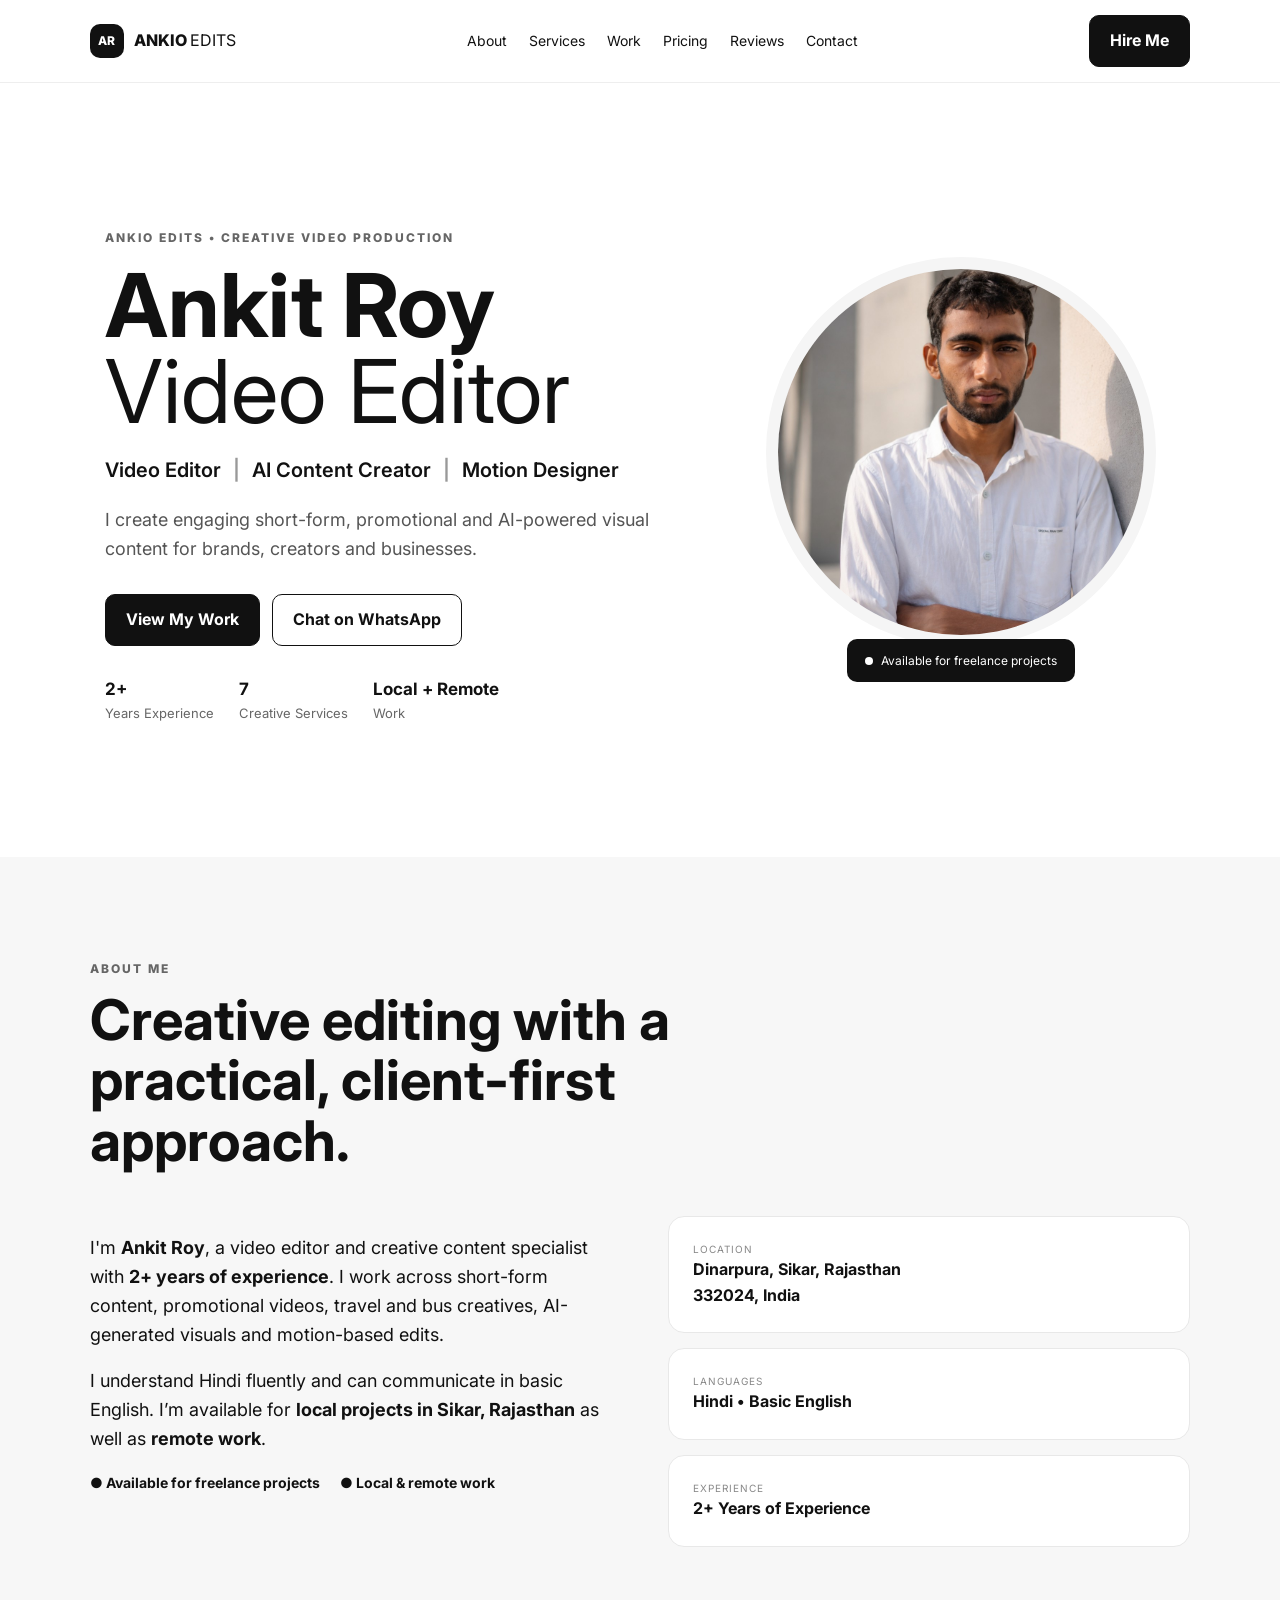
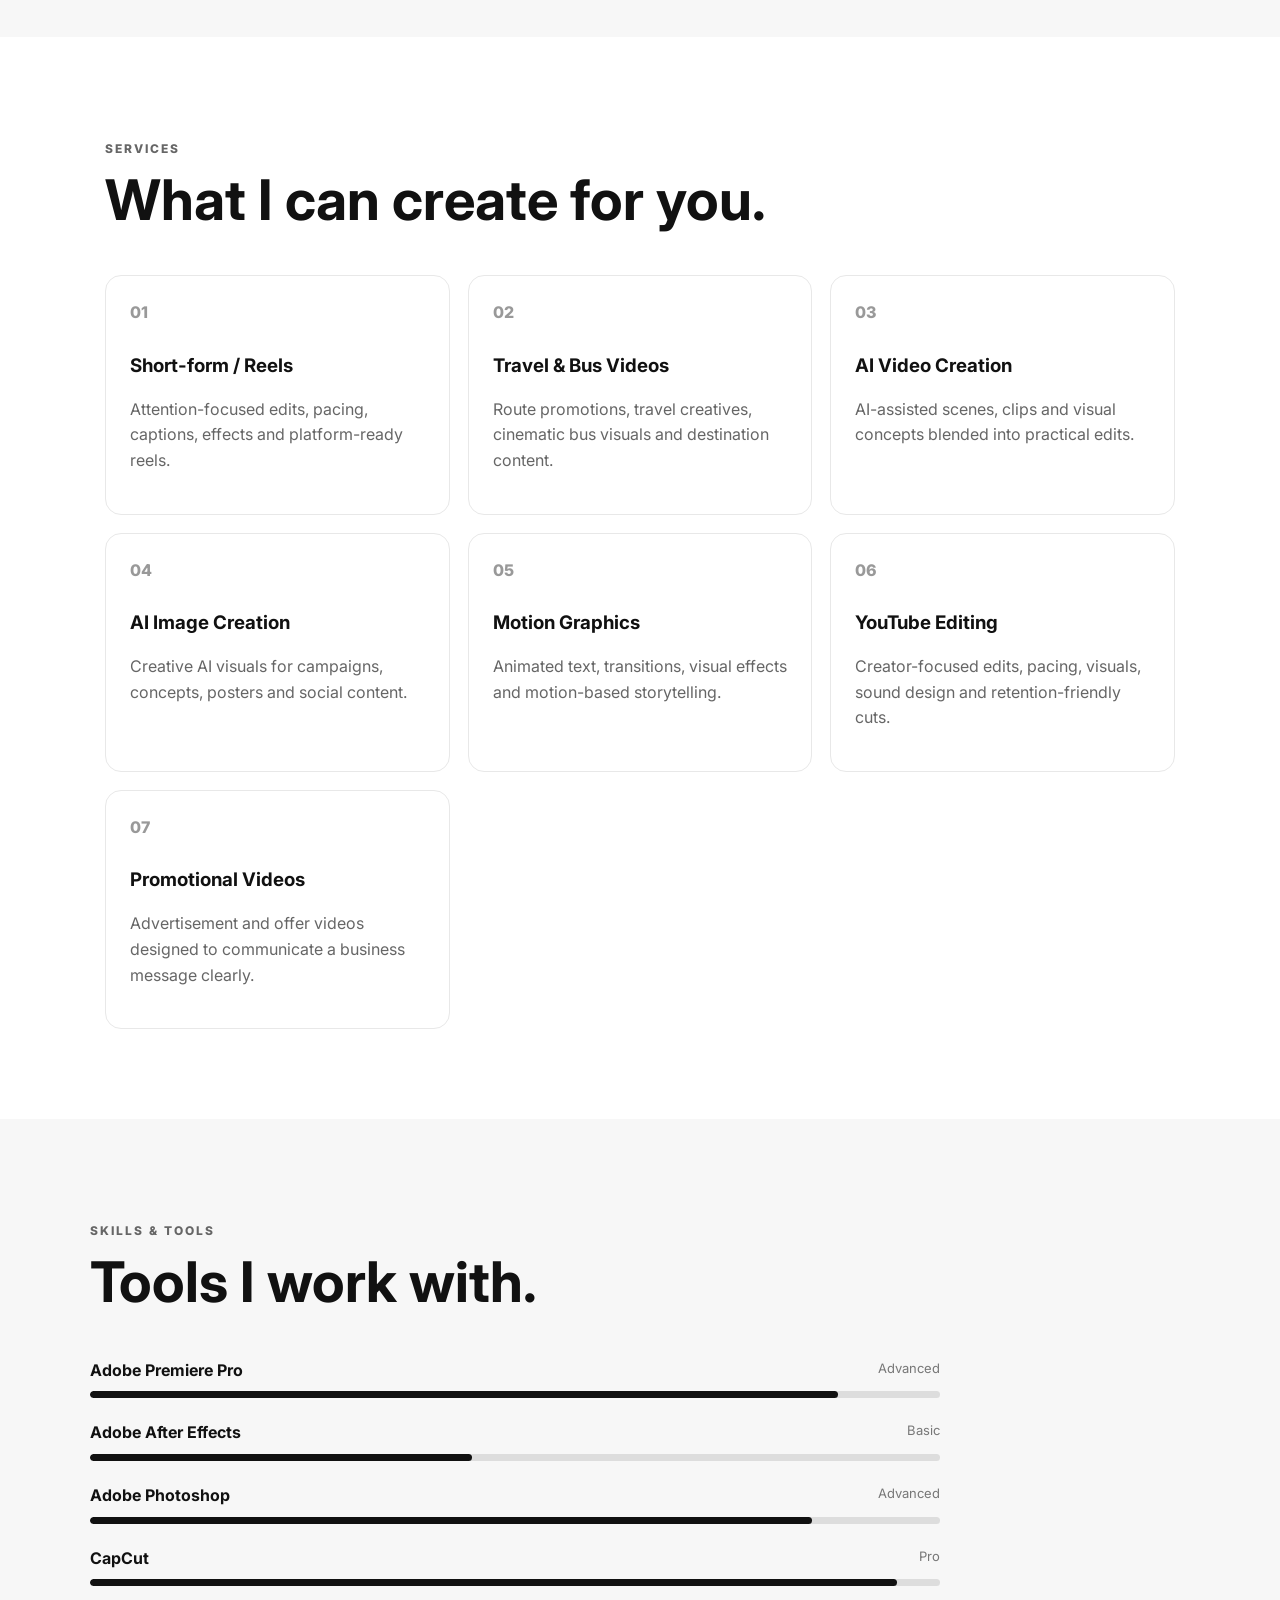
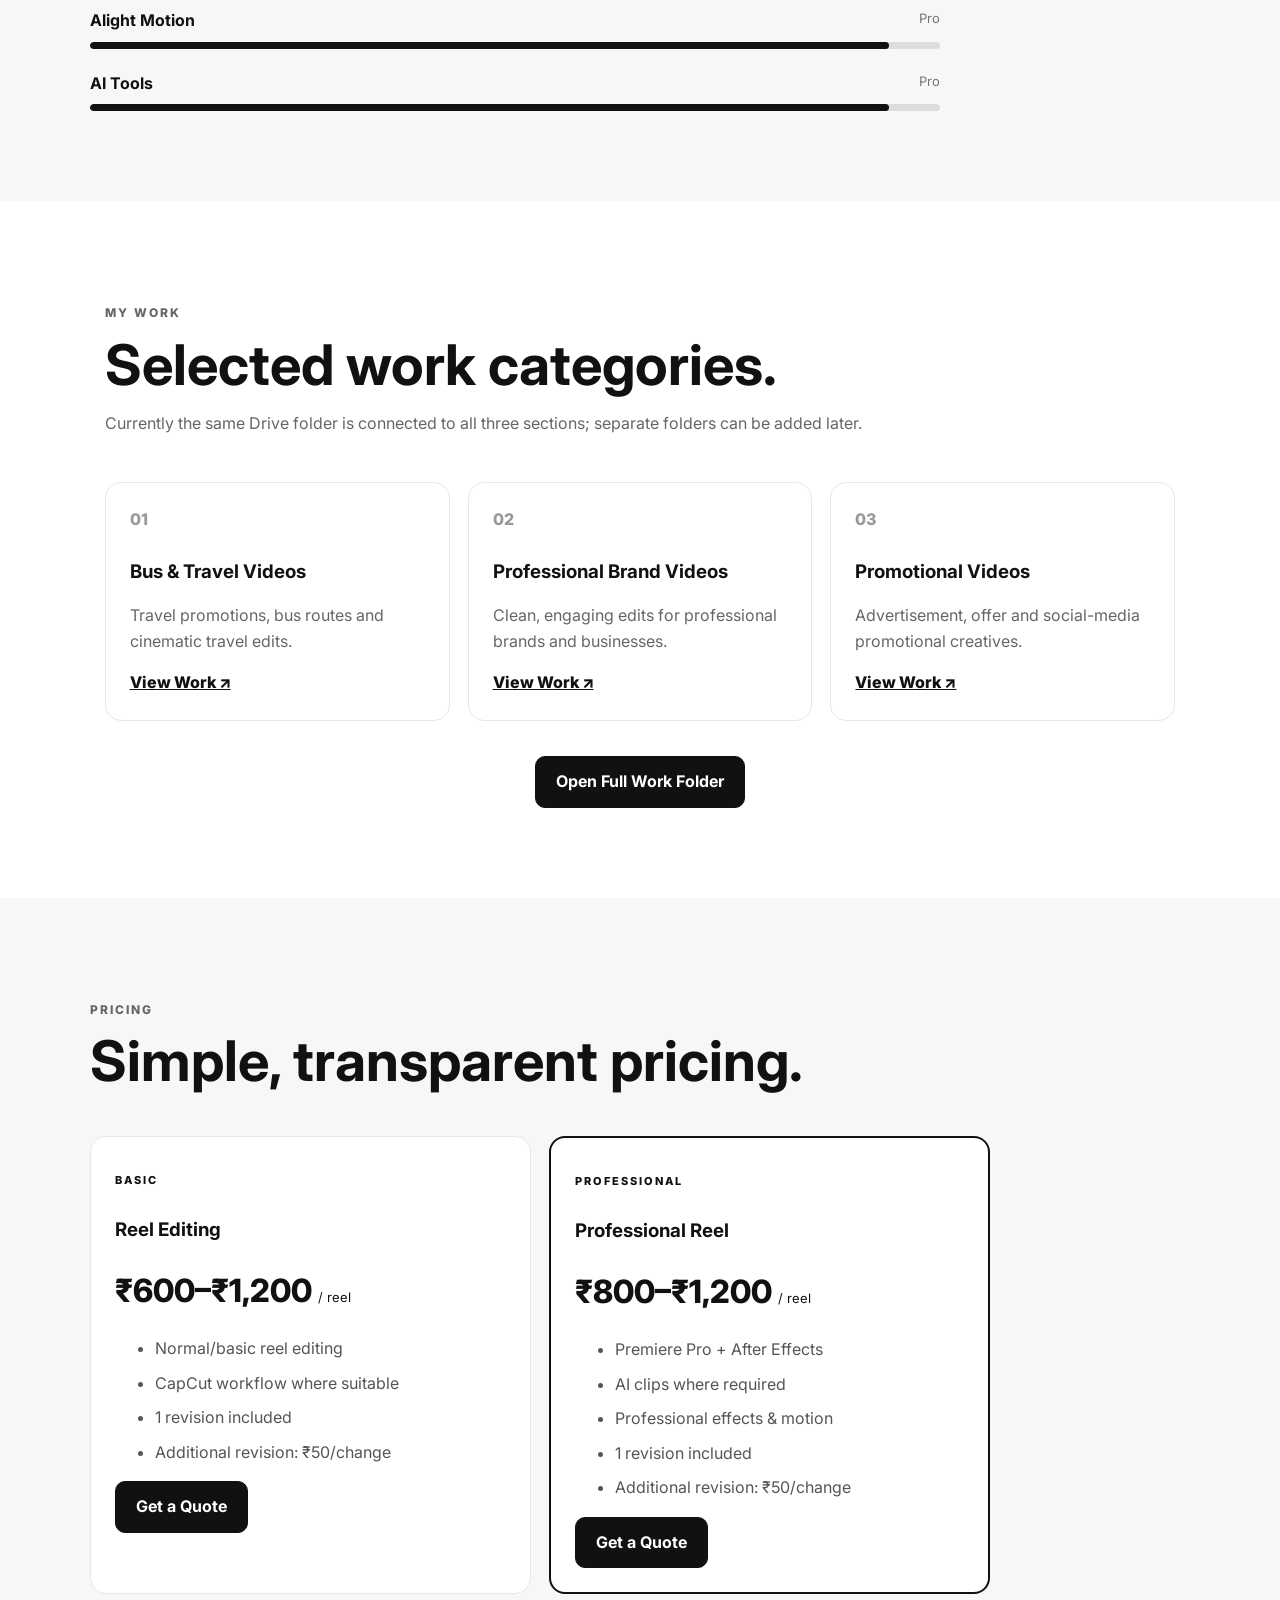
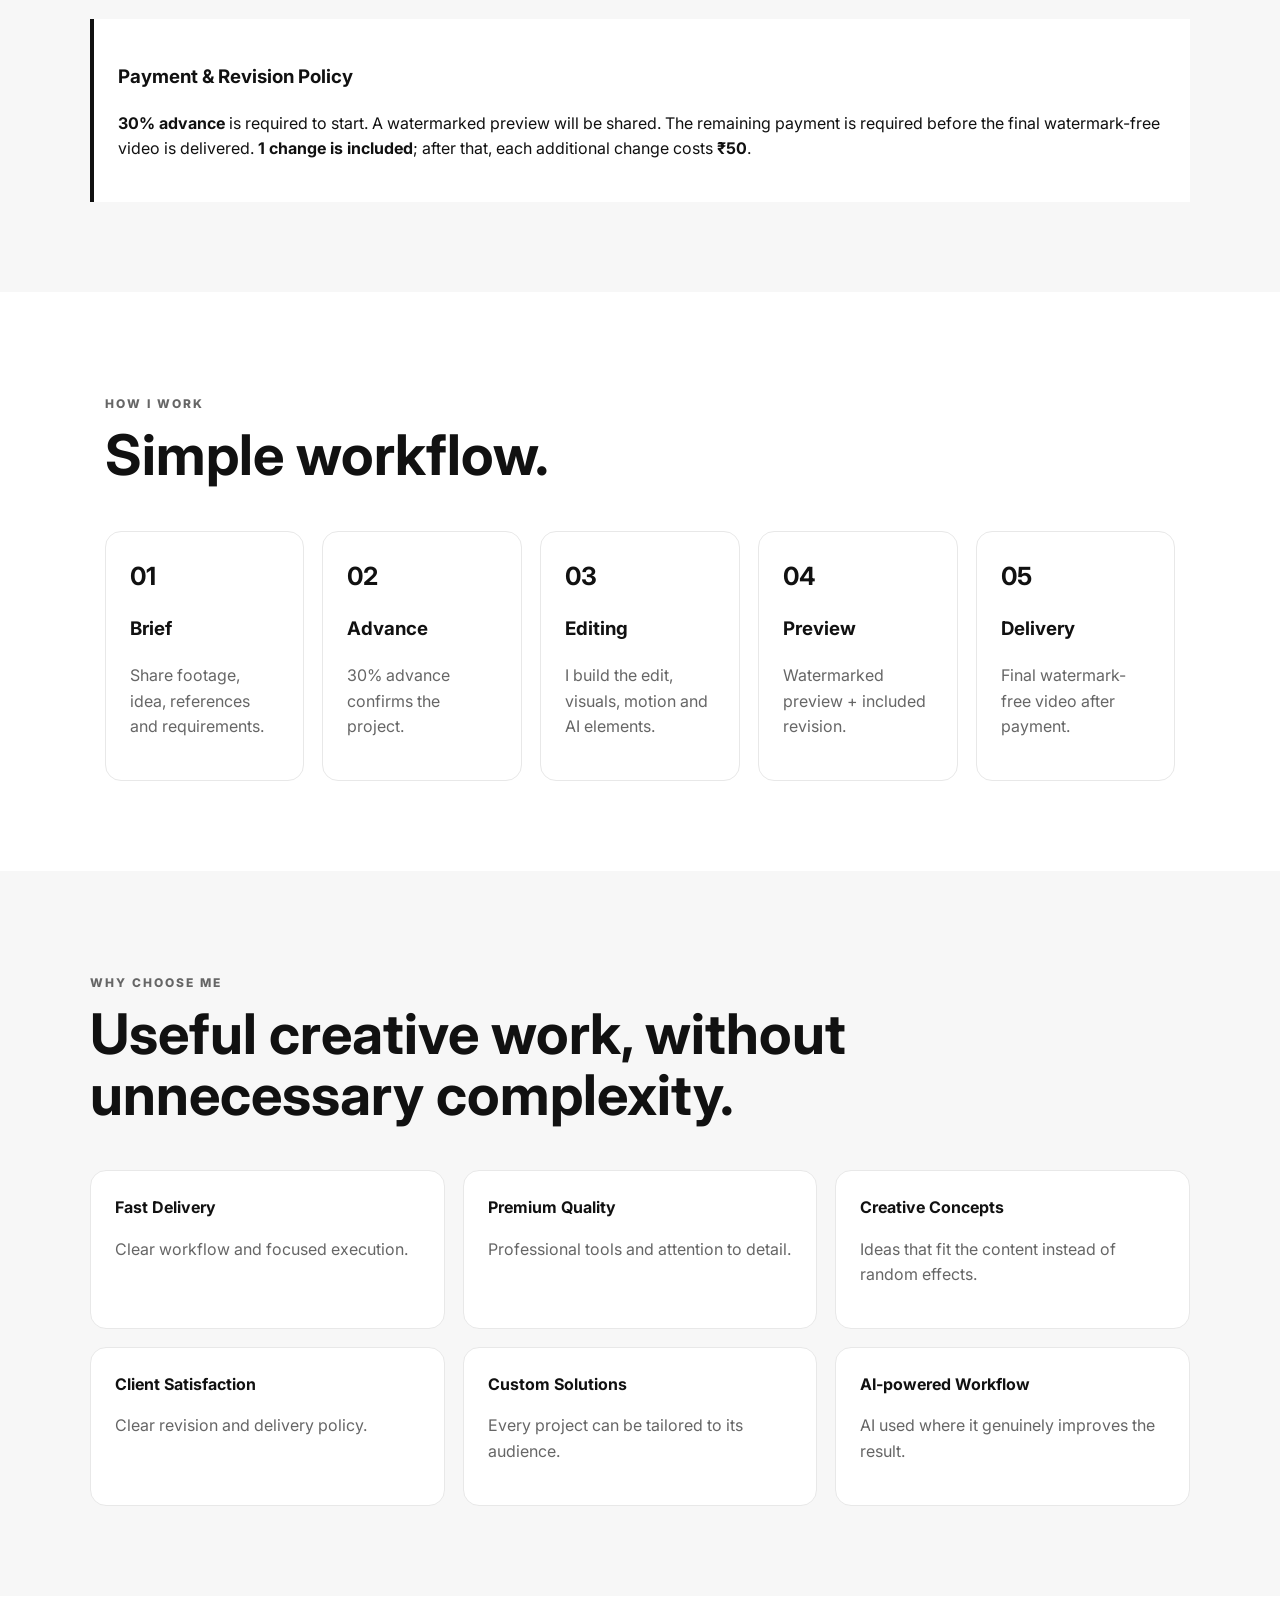
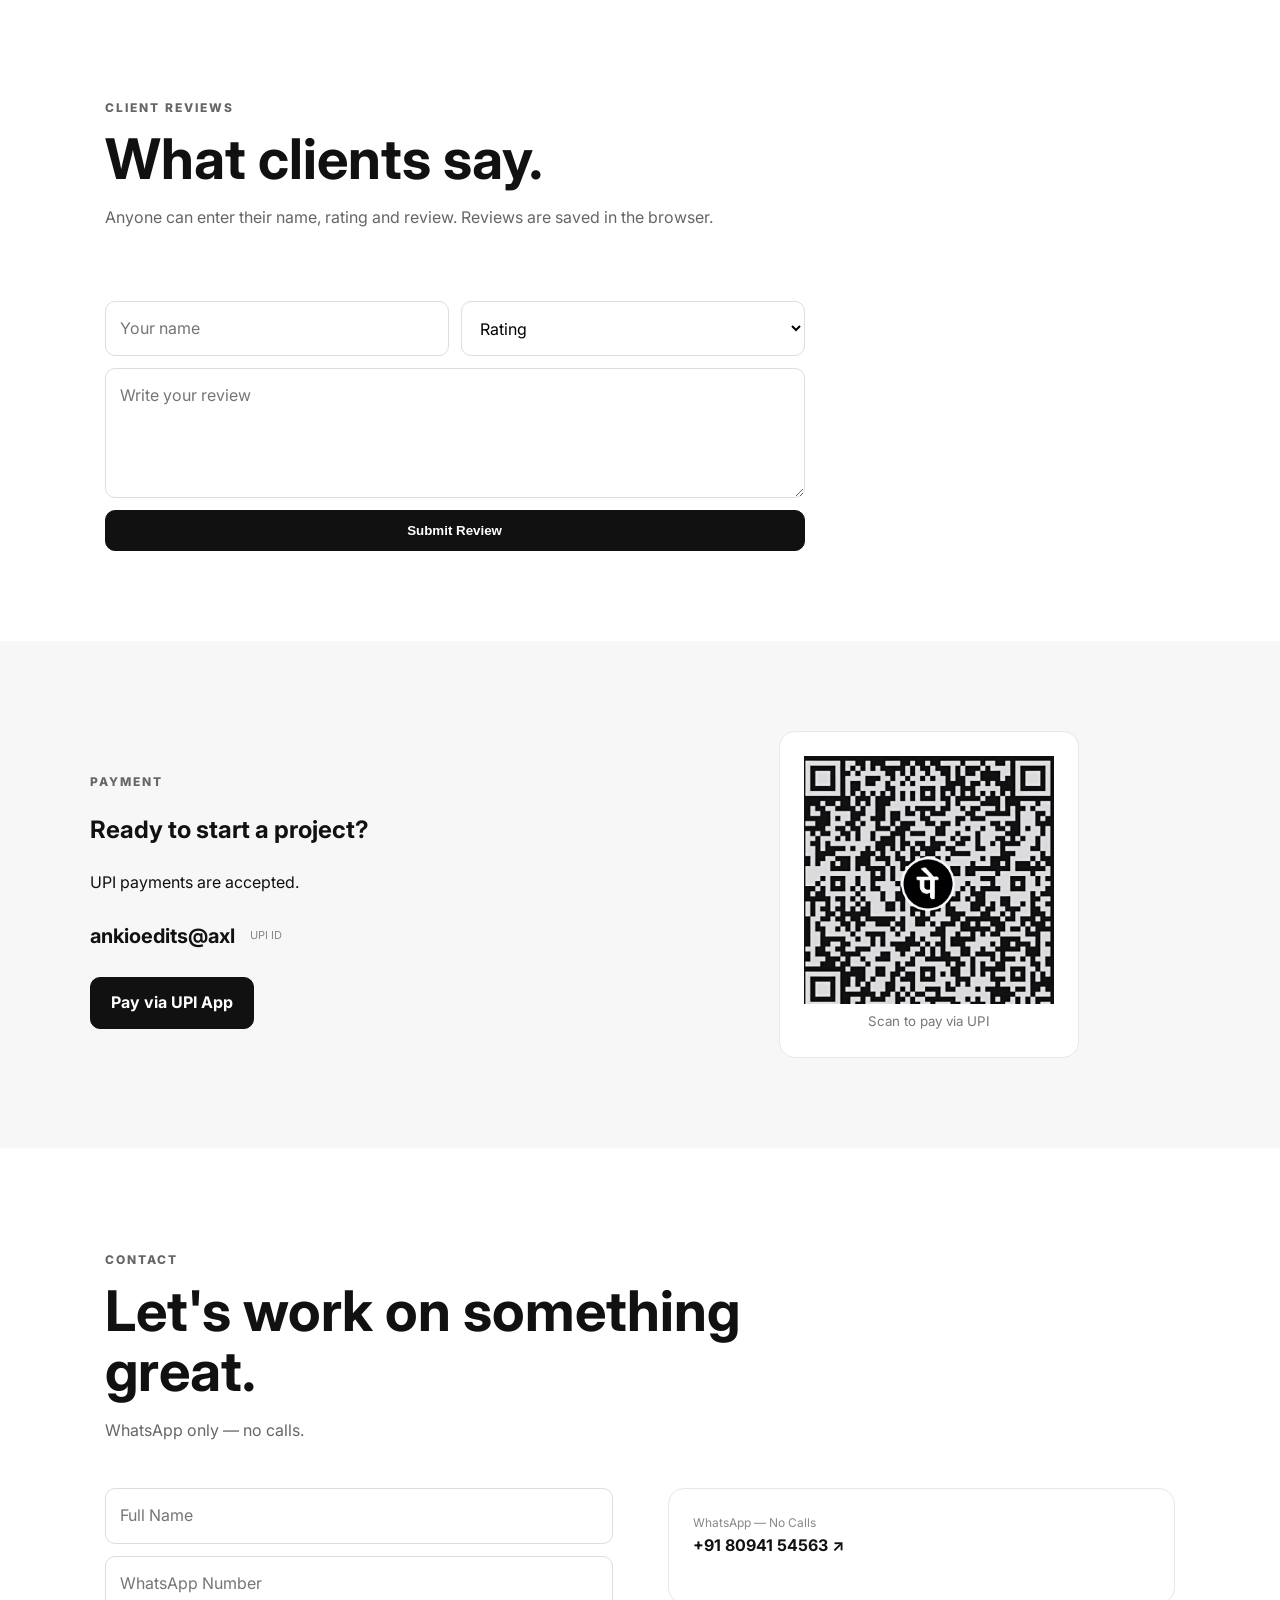
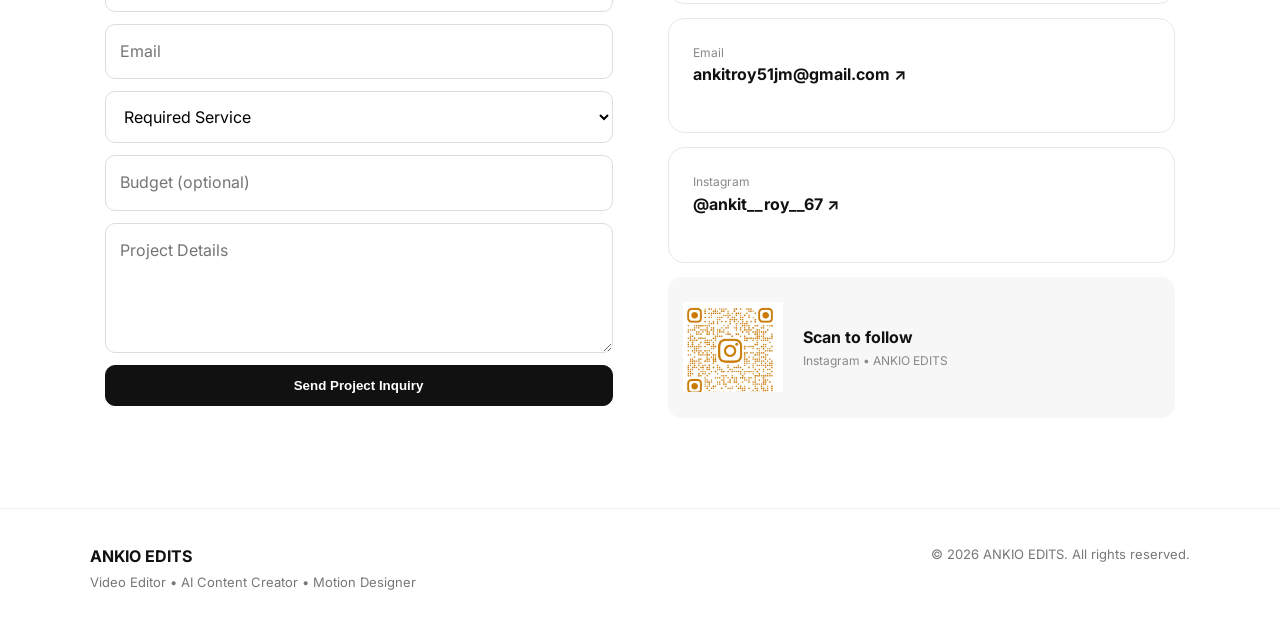
<file: ANKIO-EDITS-index.html>
<!DOCTYPE html>
<html lang="en">
<head>
<meta charset="UTF-8">
<meta name="viewport" content="width=device-width,initial-scale=1.0">
<meta name="description" content="ANKIO EDITS — Ankit Roy | Video Editor, AI Content Creator & Motion Designer">
<title>ANKIO EDITS — Ankit Roy</title>
<link rel="preconnect" href="https://fonts.googleapis.com">
<link href="https://fonts.googleapis.com/css2?family=Inter:wght@400;500;600;700;800&display=swap" rel="stylesheet">
<style>
*{box-sizing:border-box}html{scroll-behavior:smooth}body{margin:0;font-family:Inter,Arial,sans-serif;color:#111;background:#fff;line-height:1.6}
a{text-decoration:none;color:inherit}.nav{position:sticky;top:0;z-index:20;display:flex;align-items:center;justify-content:space-between;padding:15px 7%;background:rgba(255,255,255,.94);backdrop-filter:blur(12px);border-bottom:1px solid #eee}.brand{display:flex;gap:10px;align-items:center;font-weight:800}.brand b{font-weight:400}.brand-mark{display:grid;place-items:center;width:34px;height:34px;border-radius:10px;background:#111;color:#fff;font-size:12px}.nav nav{display:flex;gap:22px;font-size:14px}.btn{display:inline-block;padding:12px 20px;border-radius:10px;font-weight:700;border:1px solid #111}.btn-dark{background:#111;color:#fff}.btn-light{background:#fff}.section{padding:90px 7%;max-width:1250px;margin:auto}.soft{background:#f7f7f7;max-width:none}.hero{min-height:86vh;display:grid;grid-template-columns:1.15fr .85fr;gap:60px;align-items:center}.eyebrow{font-size:12px;letter-spacing:2px;font-weight:800;color:#666}.hero h1{font-size:clamp(48px,7vw,88px);line-height:.98;margin:15px 0}.hero h1 span{font-weight:400}.headline{font-size:20px;font-weight:600}.headline i{font-style:normal;color:#999;margin:0 7px}.lead{font-size:18px;color:#555;max-width:650px}.actions{display:flex;gap:12px;flex-wrap:wrap;margin:30px 0}.mini-stats{display:flex;gap:25px;flex-wrap:wrap;color:#666;font-size:13px}.mini-stats strong{display:block;color:#111;font-size:17px}.hero-photo{text-align:center}.photo-ring{width:min(390px,80vw);height:min(390px,80vw);margin:auto;border-radius:50%;background:#eee;overflow:hidden;border:12px solid #f5f5f5}.photo-ring img{width:100%;height:100%;object-fit:cover}.floating-card{display:inline-block;margin-top:-20px;position:relative;background:#111;color:#fff;padding:12px 18px;border-radius:10px;font-size:12px}.dot{display:inline-block;width:8px;height:8px;border-radius:50%;background:#fff;margin-right:8px}.section-head{max-width:760px;margin-bottom:45px}.section-head h2{font-size:clamp(32px,5vw,56px);line-height:1.08;margin:10px 0}.section-head p:not(.eyebrow){color:#666}.about-grid,.payment-grid,.contact-grid{display:grid;grid-template-columns:1fr 1fr;gap:55px}.about-copy{font-size:18px}.availability{display:flex;gap:20px;flex-wrap:wrap;font-size:14px;font-weight:700}.facts{display:grid;gap:15px}.facts>div,.card,.work-card,.price-card,.why-card,.step,.review,.contact-item,.qr-card{background:#fff;border:1px solid #e8e8e8;border-radius:16px;padding:24px}.facts small{display:block;color:#888;letter-spacing:1px;font-size:10px}.cards,.work-grid,.why,.process,.pricing-grid{display:grid;grid-template-columns:repeat(3,1fr);gap:18px}.card span,.work-number{font-weight:800;color:#999}.card h3,.work-card h3,.price-card h3{margin:25px 0 8px}.card p,.work-card p,.why-card p,.step p{color:#666}.skills{max-width:850px;display:grid;gap:22px}.skill>div:first-child{display:flex;justify-content:space-between}.skill span{color:#777;font-size:13px}.bar{height:7px;background:#ddd;border-radius:99px;margin-top:8px;overflow:hidden}.bar i{display:block;height:100%;background:#111;border-radius:99px}.text-link{font-weight:800;text-decoration:underline}.center{text-align:center;margin-top:35px}.pricing-grid{grid-template-columns:repeat(2,1fr);max-width:900px}.price-card.featured{border:2px solid #111}.tag{font-size:11px;letter-spacing:2px;font-weight:800}.price{font-size:32px;font-weight:800;margin:20px 0}.price small{font-size:13px;font-weight:400}.price-card li{margin:9px 0;color:#555}.policy{margin-top:25px;padding:24px;border-left:4px solid #111;background:#fff}.process{grid-template-columns:repeat(5,1fr)}.step b{font-size:25px}.why{grid-template-columns:repeat(3,1fr)}.review-list{display:grid;grid-template-columns:repeat(3,1fr);gap:18px;margin-bottom:25px}.stars{letter-spacing:3px}.review-form,.contact-form{display:grid;gap:12px;max-width:700px}.review-form{grid-template-columns:1fr 1fr}.review-form textarea,.review-form button{grid-column:1/-1}input,select,textarea{width:100%;padding:14px;border:1px solid #ddd;border-radius:10px;font:inherit;background:#fff}textarea{min-height:130px;resize:vertical}.payment-grid{align-items:center}.upi{display:flex;gap:15px;align-items:center;margin:25px 0}.upi b{font-size:20px}.upi span{font-size:11px;color:#888}.qr-card{text-align:center;max-width:330px;margin:auto}.qr-card img,.qr-mini img{width:100%;max-width:250px}.qr-card small{display:block;color:#777}.contact-side{display:grid;gap:14px}.contact-item span,.qr-mini span{display:block;color:#888;font-size:12px}.contact-item b{font-size:16px}.qr-mini{display:flex;align-items:center;gap:20px;background:#f7f7f7;padding:15px;border-radius:14px}.qr-mini img{width:100px}.contact-form small{color:#555}footer{padding:35px 7%;border-top:1px solid #eee;display:flex;justify-content:space-between;gap:20px;flex-wrap:wrap}footer span{color:#777;font-size:13px}
@media(max-width:850px){.nav nav{display:none}.hero,.about-grid,.payment-grid,.contact-grid{grid-template-columns:1fr}.hero{padding-top:60px}.cards,.work-grid,.why,.review-list{grid-template-columns:1fr 1fr}.process{grid-template-columns:1fr 1fr}.pricing-grid{grid-template-columns:1fr}}
@media(max-width:550px){.section{padding:65px 5%}.cards,.work-grid,.why,.review-list,.process,.pricing-grid{grid-template-columns:1fr}.nav{padding:12px 5%}.nav-btn{display:none}.hero h1{font-size:54px}.review-form{grid-template-columns:1fr}.review-form textarea,.review-form button{grid-column:auto}}
</style>
</head>
<body>
<audio id="bgMusic" loop preload="auto"><source src="./background.mp3" type="audio/mpeg"></audio>

<header class="nav">
<a class="brand" href="#home"><span class="brand-mark">AR</span><span>ANKIO <b>EDITS</b></span></a>
<nav><a href="#about">About</a><a href="#services">Services</a><a href="#work">Work</a><a href="#pricing">Pricing</a><a href="#reviews">Reviews</a><a href="#contact">Contact</a></nav>
<a class="btn btn-dark nav-btn" href="https://wa.me/918094154563" target="_blank">Hire Me</a>
</header>

<section id="home" class="hero section">
<div>
<p class="eyebrow">ANKIO EDITS • CREATIVE VIDEO PRODUCTION</p>
<h1>Ankit Roy<br><span>Video Editor</span></h1>
<p class="headline">Video Editor <i>|</i> AI Content Creator <i>|</i> Motion Designer</p>
<p class="lead">I create engaging short-form, promotional and AI-powered visual content for brands, creators and businesses.</p>
<div class="actions"><a class="btn btn-dark" href="#work">View My Work</a><a class="btn btn-light" href="https://wa.me/918094154563?text=Hi%20Ankit%2C%20I%20want%20to%20hire%20you." target="_blank">Chat on WhatsApp</a></div>
<div class="mini-stats"><span><strong>2+</strong> Years Experience</span><span><strong>7</strong> Creative Services</span><span><strong>Local + Remote</strong> Work</span></div>
</div>
<div class="hero-photo"><div class="photo-ring"><img src="profile.png" alt="ANKIO EDITS"></div><div class="floating-card"><span class="dot"></span>Available for freelance projects</div></div>
</section>

<section id="about" class="section soft"><div class="section-head"><p class="eyebrow">ABOUT ME</p><h2>Creative editing with a practical, client-first approach.</h2></div><div class="about-grid"><div class="about-copy"><p>I'm <b>Ankit Roy</b>, a video editor and creative content specialist with <b>2+ years of experience</b>. I work across short-form content, promotional videos, travel and bus creatives, AI-generated visuals and motion-based edits.</p><p>I understand Hindi fluently and can communicate in basic English. I’m available for <b>local projects in Sikar, Rajasthan</b> as well as <b>remote work</b>.</p><div class="availability"><span>● Available for freelance projects</span><span>● Local & remote work</span></div></div><div class="facts"><div><small>LOCATION</small><b>Dinarpura, Sikar, Rajasthan<br>332024, India</b></div><div><small>LANGUAGES</small><b>Hindi • Basic English</b></div><div><small>EXPERIENCE</small><b>2+ Years of Experience</b></div></div></div></section>

<section id="services" class="section"><div class="section-head"><p class="eyebrow">SERVICES</p><h2>What I can create for you.</h2></div><div class="cards">
<div class="card"><span>01</span><h3>Short-form / Reels</h3><p>Attention-focused edits, pacing, captions, effects and platform-ready reels.</p></div>
<div class="card"><span>02</span><h3>Travel & Bus Videos</h3><p>Route promotions, travel creatives, cinematic bus visuals and destination content.</p></div>
<div class="card"><span>03</span><h3>AI Video Creation</h3><p>AI-assisted scenes, clips and visual concepts blended into practical edits.</p></div>
<div class="card"><span>04</span><h3>AI Image Creation</h3><p>Creative AI visuals for campaigns, concepts, posters and social content.</p></div>
<div class="card"><span>05</span><h3>Motion Graphics</h3><p>Animated text, transitions, visual effects and motion-based storytelling.</p></div>
<div class="card"><span>06</span><h3>YouTube Editing</h3><p>Creator-focused edits, pacing, visuals, sound design and retention-friendly cuts.</p></div>
<div class="card"><span>07</span><h3>Promotional Videos</h3><p>Advertisement and offer videos designed to communicate a business message clearly.</p></div>
</div></section>

<section id="skills" class="section soft"><div class="section-head"><p class="eyebrow">SKILLS & TOOLS</p><h2>Tools I work with.</h2></div><div class="skills">
<div class="skill"><div><b>Adobe Premiere Pro</b><span>Advanced</span></div><div class="bar"><i style="width:88%"></i></div></div>
<div class="skill"><div><b>Adobe After Effects</b><span>Basic</span></div><div class="bar"><i style="width:45%"></i></div></div>
<div class="skill"><div><b>Adobe Photoshop</b><span>Advanced</span></div><div class="bar"><i style="width:85%"></i></div></div>
<div class="skill"><div><b>CapCut</b><span>Pro</span></div><div class="bar"><i style="width:95%"></i></div></div>
<div class="skill"><div><b>Alight Motion</b><span>Pro</span></div><div class="bar"><i style="width:94%"></i></div></div>
<div class="skill"><div><b>AI Tools</b><span>Pro</span></div><div class="bar"><i style="width:94%"></i></div></div>
</div></section>

<section id="work" class="section"><div class="section-head"><p class="eyebrow">MY WORK</p><h2>Selected work categories.</h2><p>Currently the same Drive folder is connected to all three sections; separate folders can be added later.</p></div><div class="work-grid">
<div class="work-card"><div class="work-number">01</div><h3>Bus & Travel Videos</h3><p>Travel promotions, bus routes and cinematic travel edits.</p><a class="text-link" href="https://drive.google.com/drive/folders/1QheILWWbwtCmF_2uF_xJXzWu7FkPVRV8" target="_blank">View Work ↗</a></div>
<div class="work-card"><div class="work-number">02</div><h3>Professional Brand Videos</h3><p>Clean, engaging edits for professional brands and businesses.</p><a class="text-link" href="https://drive.google.com/drive/folders/1QheILWWbwtCmF_2uF_xJXzWu7FkPVRV8" target="_blank">View Work ↗</a></div>
<div class="work-card"><div class="work-number">03</div><h3>Promotional Videos</h3><p>Advertisement, offer and social-media promotional creatives.</p><a class="text-link" href="https://drive.google.com/drive/folders/1QheILWWbwtCmF_2uF_xJXzWu7FkPVRV8" target="_blank">View Work ↗</a></div>
</div><div class="center"><a class="btn btn-dark" href="https://drive.google.com/drive/folders/1QheILWWbwtCmF_2uF_xJXzWu7FkPVRV8" target="_blank">Open Full Work Folder</a></div></section>

<section id="pricing" class="section soft"><div class="section-head"><p class="eyebrow">PRICING</p><h2>Simple, transparent pricing.</h2></div><div class="pricing-grid">
<div class="price-card"><p class="tag">BASIC</p><h3>Reel Editing</h3><div class="price">₹600–₹1,200 <small>/ reel</small></div><ul><li>Normal/basic reel editing</li><li>CapCut workflow where suitable</li><li>1 revision included</li><li>Additional revision: ₹50/change</li></ul><a class="btn btn-dark" href="#contact">Get a Quote</a></div>
<div class="price-card featured"><p class="tag">PROFESSIONAL</p><h3>Professional Reel</h3><div class="price">₹800–₹1,200 <small>/ reel</small></div><ul><li>Premiere Pro + After Effects</li><li>AI clips where required</li><li>Professional effects & motion</li><li>1 revision included</li><li>Additional revision: ₹50/change</li></ul><a class="btn btn-dark" href="#contact">Get a Quote</a></div>
</div><div class="policy"><h3>Payment & Revision Policy</h3><p><b>30% advance</b> is required to start. A watermarked preview will be shared. The remaining payment is required before the final watermark-free video is delivered. <b>1 change is included</b>; after that, each additional change costs <b>₹50</b>.</p></div></section>

<section id="process" class="section"><div class="section-head"><p class="eyebrow">HOW I WORK</p><h2>Simple workflow.</h2></div><div class="process">
<div class="step"><b>01</b><h3>Brief</h3><p>Share footage, idea, references and requirements.</p></div><div class="step"><b>02</b><h3>Advance</h3><p>30% advance confirms the project.</p></div><div class="step"><b>03</b><h3>Editing</h3><p>I build the edit, visuals, motion and AI elements.</p></div><div class="step"><b>04</b><h3>Preview</h3><p>Watermarked preview + included revision.</p></div><div class="step"><b>05</b><h3>Delivery</h3><p>Final watermark-free video after payment.</p></div>
</div></section>

<section class="section soft"><div class="section-head"><p class="eyebrow">WHY CHOOSE ME</p><h2>Useful creative work, without unnecessary complexity.</h2></div><div class="why">
<div class="why-card"><b>Fast Delivery</b><p>Clear workflow and focused execution.</p></div><div class="why-card"><b>Premium Quality</b><p>Professional tools and attention to detail.</p></div><div class="why-card"><b>Creative Concepts</b><p>Ideas that fit the content instead of random effects.</p></div><div class="why-card"><b>Client Satisfaction</b><p>Clear revision and delivery policy.</p></div><div class="why-card"><b>Custom Solutions</b><p>Every project can be tailored to its audience.</p></div><div class="why-card"><b>AI-powered Workflow</b><p>AI used where it genuinely improves the result.</p></div>
</div></section>

<section id="reviews" class="section"><div class="section-head"><p class="eyebrow">CLIENT REVIEWS</p><h2>What clients say.</h2><p>Anyone can enter their name, rating and review. Reviews are saved in the browser.</p></div><div id="reviewList" class="review-list"></div><form id="reviewForm" class="review-form"><input id="reviewName" required placeholder="Your name"><select id="reviewStars" required><option value="">Rating</option><option value="5">★★★★★ — 5</option><option value="4">★★★★☆ — 4</option><option value="3">★★★☆☆ — 3</option><option value="2">★★☆☆☆ — 2</option><option value="1">★☆☆☆☆ — 1</option></select><textarea id="reviewText" required maxlength="500" placeholder="Write your review"></textarea><button class="btn btn-dark" type="submit">Submit Review</button></form></section>

<section id="payment" class="section soft"><div class="payment-grid"><div><p class="eyebrow">PAYMENT</p><h2>Ready to start a project?</h2><p>UPI payments are accepted.</p><div class="upi"><b>ankioedits@axl</b><span>UPI ID</span></div><a class="btn btn-dark" href="upi://pay?pa=ankioedits@axl&pn=ANKIO%20EDITS">Pay via UPI App</a></div><div class="qr-card"><img src="ankio-payment-qr.png" alt="ANKIO EDITS UPI QR"><small>Scan to pay via UPI</small></div></div></section>

<section id="contact" class="section"><div class="section-head"><p class="eyebrow">CONTACT</p><h2>Let's work on something great.</h2><p>WhatsApp only — no calls.</p></div><div class="contact-grid"><form id="contactForm" class="contact-form"><input id="name" required placeholder="Full Name"><input id="whatsapp" required placeholder="WhatsApp Number"><input id="email" type="email" required placeholder="Email"><select id="service" required><option value="">Required Service</option><option>Short-form / Reels</option><option>Travel & Bus Video</option><option>AI Video Creation</option><option>AI Image Creation</option><option>Motion Graphics / Animation</option><option>YouTube Video Editing</option><option>Promotional / Advertisement Video</option></select><input id="budget" placeholder="Budget (optional)"><textarea id="details" required placeholder="Project Details"></textarea><button class="btn btn-dark" type="submit">Send Project Inquiry</button><small id="formNote"></small></form><aside class="contact-side">
<a class="contact-item" href="https://wa.me/918094154563" target="_blank"><span>WhatsApp — No Calls</span><b>+91 80941 54563 ↗</b></a>
<a class="contact-item" href="mailto:ankitroy51jm@gmail.com"><span>Email</span><b>ankitroy51jm@gmail.com ↗</b></a>
<a class="contact-item" href="https://www.instagram.com/ankit__roy__67/" target="_blank"><span>Instagram</span><b>@ankit__roy__67 ↗</b></a>
<div class="qr-mini"><img src="ankio-instagram-qr.png" alt="Instagram QR"><div><b>Scan to follow</b><span>Instagram • ANKIO EDITS</span></div></div>
</aside></div></section>

<footer><div><b>ANKIO EDITS</b><br><span>Video Editor • AI Content Creator • Motion Designer</span></div><span>© 2026 ANKIO EDITS. All rights reserved.</span></footer>

<script>
const music=document.getElementById('bgMusic');music.volume=.18;
function playMusic(){music.play().catch(()=>{});}
['click','touchstart','pointerdown'].forEach(e=>document.addEventListener(e,playMusic,{once:true,passive:e==='touchstart'}));

const key='ankioEditsReviews';
function esc(s){return s.replace(/[&<>\"']/g,m=>({'&':'&amp;','<':'&lt;','>':'&gt;','\"':'&quot;',\"'\":'&#039;'}[m]));}
function render(){let a=JSON.parse(localStorage.getItem(key)||'[]');document.getElementById('reviewList').innerHTML=a.length?a.map(r=>`<article class="review"><div class="stars">${'★'.repeat(r.stars)}${'☆'.repeat(5-r.stars)}</div><p>${esc(r.text)}</p><small>${esc(r.name)}</small></article>`).join(''):'<div class="review"><div class="stars">★★★★★</div><p>Be the first client to leave a review.</p></div>';}
document.getElementById('reviewForm').addEventListener('submit',e=>{e.preventDefault();let a=JSON.parse(localStorage.getItem(key)||'[]');a.unshift({name:reviewName.value,stars:+reviewStars.value,text:reviewText.value});localStorage.setItem(key,JSON.stringify(a.slice(0,20)));e.target.reset();render();});render();

document.getElementById('contactForm').addEventListener('submit',e=>{e.preventDefault();let msg=`Hi Ankit, I want to discuss a project.%0A%0AName: ${encodeURIComponent(name.value)}%0AWhatsApp: ${encodeURIComponent(whatsapp.value)}%0AEmail: ${encodeURIComponent(email.value)}%0AService: ${encodeURIComponent(service.value)}%0ABudget: ${encodeURIComponent(budget.value||'Not specified')}%0AProject Details: ${encodeURIComponent(details.value)}`;window.open('https://wa.me/918094154563?text='+msg,'_blank');formNote.textContent='WhatsApp message is ready to send.';});
</script>
</body>
</html>
</file>
